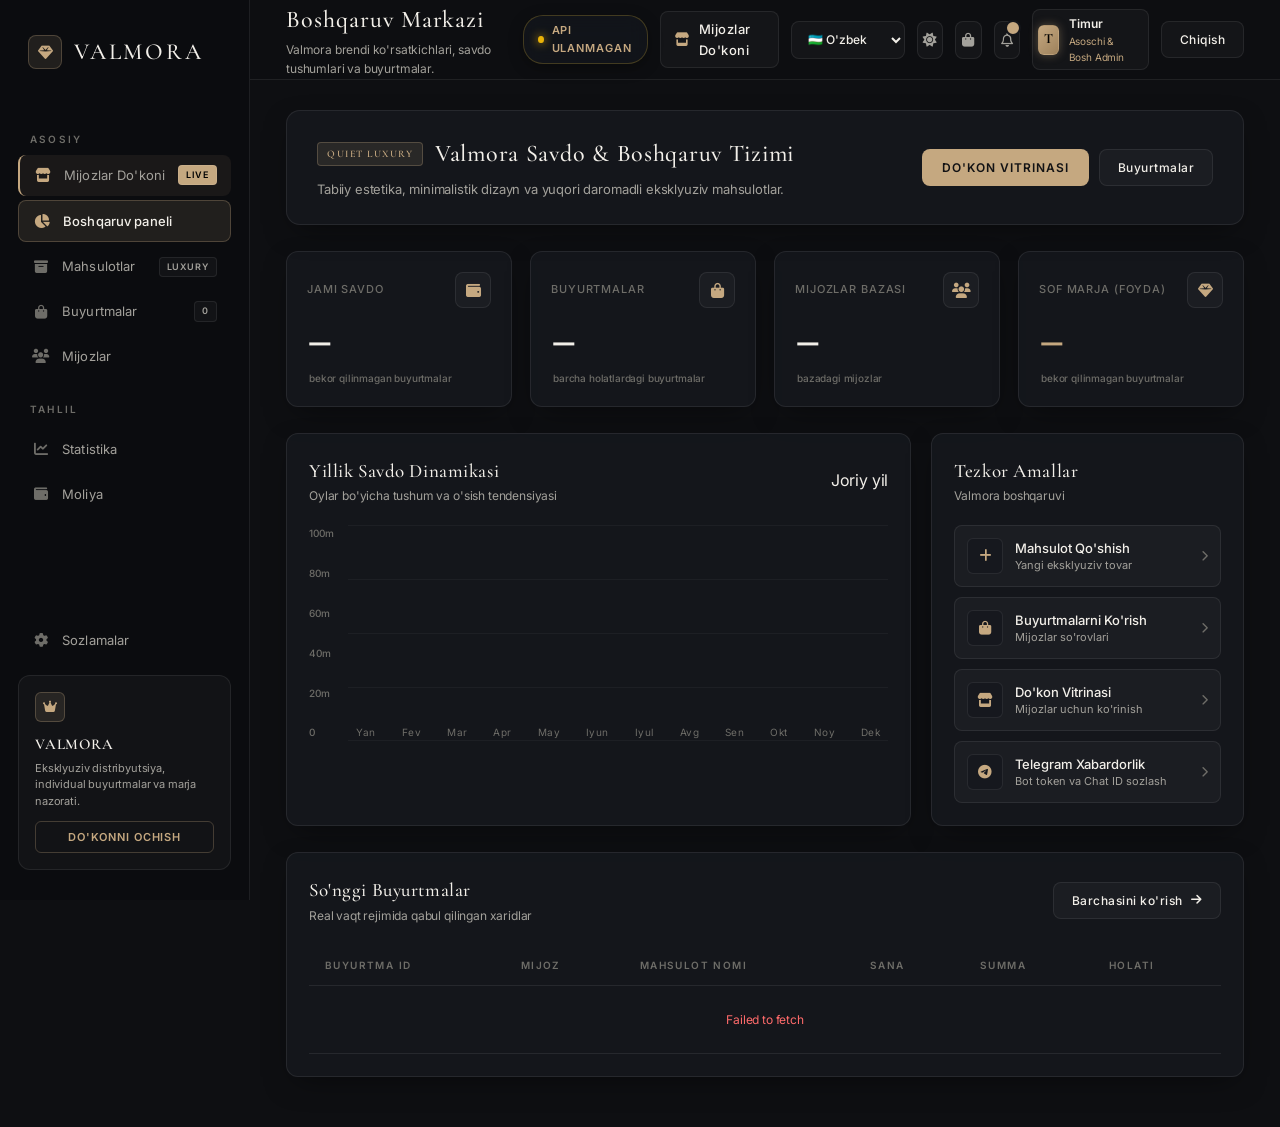
<file: admin.html>
<!DOCTYPE html>
<html lang="uz" data-theme="dark">

<head>
    <meta charset="UTF-8">
    <meta name="viewport" content="width=device-width, initial-scale=1.0">
    <title>Valmora | Boshqaruv Markazi (Admin)</title>

    <!-- Google Fonts: Cormorant Garamond & Inter -->
    <link rel="preconnect" href="https://fonts.googleapis.com">
    <link rel="preconnect" href="https://fonts.gstatic.com" crossorigin>
    <link href="https://fonts.googleapis.com/css2?family=Cormorant+Garamond:ital,wght@0,400;0,500;0,600;0,700;1,400&family=Inter:wght@300;400;500;600;700&display=swap" rel="stylesheet">

    <!-- Font Awesome Icons -->
    <link rel="stylesheet" href="https://cdnjs.cloudflare.com/ajax/libs/font-awesome/6.6.0/css/all.min.css">

    <!-- Valmora Stylesheet -->
    <link rel="stylesheet" href="style.css">
</head>

<body>

    <div class="app">

        <!-- ================= SIDEBAR ================= -->
        <aside class="sidebar">

            <div class="logo" onclick="window.location.href='admin.html'">
                <div class="logo-icon">
                    <i class="fa-solid fa-gem"></i>
                </div>
                <span>VALMORA</span>
            </div>

            <div class="menu-title">ASOSIY</div>

            <nav class="navigation">
                <a href="index.html" class="nav-item" style="background: rgba(197, 168, 128, 0.08); border-left: 2px solid var(--gold);">
                    <i class="fa-solid fa-store" style="color: var(--gold);"></i>
                    <span>Mijozlar Do'koni</span>
                    <span class="badge" style="background: var(--gold); color: #000;">LIVE</span>
                </a>

                <a href="admin.html" class="nav-item active">
                    <i class="fa-solid fa-chart-pie"></i>
                    <span>Boshqaruv paneli</span>
                </a>

                <a href="products.html" class="nav-item">
                    <i class="fa-solid fa-box-archive"></i>
                    <span>Mahsulotlar</span>
                    <span class="badge">LUXURY</span>
                </a>

                <a href="orders.html" class="nav-item">
                    <i class="fa-solid fa-bag-shopping"></i>
                    <span>Buyurtmalar</span>
                    <span class="badge" id="sidebarOrderBadge">0</span>
                </a>

                <a href="customers.html" class="nav-item">
                    <i class="fa-solid fa-users"></i>
                    <span>Mijozlar</span>
                </a>

                <div class="menu-title second-title">TAHLIL</div>
                <a href="analytics.html" class="nav-item">
                    <i class="fa-solid fa-chart-line"></i>
                    <span>Statistika</span>
                </a>

                <a href="finance.html" class="nav-item">
                    <i class="fa-solid fa-wallet"></i>
                    <span>Moliya</span>
                </a>
            </nav>

            <div class="sidebar-bottom">
                <a href="settings.html" class="nav-item">
                    <i class="fa-solid fa-gear"></i>
                    <span>Sozlamalar</span>
                </a>

                <div class="upgrade-card">
                    <div class="upgrade-icon">
                        <i class="fa-solid fa-crown"></i>
                    </div>
                    <h3>VALMORA</h3>
                    <p>Eksklyuziv distribyutsiya, individual buyurtmalar va marja nazorati.</p>
                    <button onclick="window.location.href='index.html'">
                        Do'konni Ochish
                    </button>
                </div>
            </div>

        </aside>

        <!-- ================= MAIN ================= -->
        <main class="main">

            <!-- HEADER -->
            <header class="header">
                <div style="display: flex; align-items: center; gap: 14px;">
                    <button class="mobile-menu-btn" id="mobileMenuBtn">
                        <i class="fa-solid fa-bars"></i>
                    </button>
                    <div>
                        <h1>Boshqaruv Markazi</h1>
                        <p>Valmora brendi ko'rsatkichlari, savdo tushumlari va buyurtmalar.</p>
                    </div>
                </div>

                <div class="header-right">
                    <a href="index.html" class="btn-glass" style="text-decoration: none; padding: 7px 14px; font-size: 13px; display: inline-flex; align-items: center; gap: 8px;" title="Mijozlar vitrinasiga o'tish">
                        <i class="fa-solid fa-store" style="color: var(--gold);"></i>
                        <span data-i18n="nav_storefront">Mijozlar Do'koni</span>
                    </a>

                    <!-- Language Switcher UZ / RU / EN -->
                    <select class="language-select">
                        <option value="uz">🇺🇿 O'zbek</option>
                        <option value="ru">🇷🇺 Русский</option>
                        <option value="en">🇬🇧 English</option>
                    </select>

                    <button class="icon-button" id="themeToggle" title="Rejimni o'zgartirish">
                        <i class="fa-solid fa-sun"></i>
                    </button>

                    <button class="icon-button cart-toggle-btn" title="Savatcha">
                        <i class="fa-solid fa-bag-shopping"></i>
                        <span class="cart-counter">0</span>
                    </button>

                    <button class="icon-button" onclick="showToast('Yangi buyurtmalar kutilmoqda', 'success')">
                        <i class="fa-regular fa-bell"></i>
                        <span class="notification"></span>
                    </button>

                    <div class="profile" title="Admin Profil (Timur)" onclick="window.location.href='settings.html'" style="cursor: pointer;">
                        <div class="avatar" style="background: linear-gradient(135deg, #c5a880, #9e825c); color: #000; font-weight: 700; box-shadow: 0 0 10px rgba(197,168,128,0.4);">T</div>
                        <div class="profile-info">
                            <strong>Timur</strong>
                            <span style="color: var(--gold); font-size: 10px;">Asoschi & Bosh Admin</span>
                        </div>
                    </div>
                </div>
            </header>

            <!-- CONTENT -->
            <section class="content">

                <!-- HERO BANNER -->
                <div class="hero-banner">
                    <div class="hero-left">
                        <h2>
                            <span class="hero-badge">Quiet Luxury</span>
                            Valmora Savdo & Boshqaruv Tizimi
                        </h2>
                        <p>Tabiiy estetika, minimalistik dizayn va yuqori daromadli eksklyuziv mahsulotlar.</p>
                    </div>
                    <div class="hero-actions">
                        <button class="btn-gradient" onclick="window.location.href='index.html'">
                            Do'kon Vitrinasi
                        </button>
                        <button class="btn-glass" onclick="window.location.href='orders.html'">
                            Buyurtmalar
                        </button>
                    </div>
                </div>

                <!-- STATS -->
                <div class="stats">

                    <div class="stat-card">
                        <div class="stat-top">
                            <span>Jami Savdo</span>
                            <div class="stat-icon"><i class="fa-solid fa-wallet"></i></div>
                        </div>
                        <h2 id="dashTotalRevenue">—</h2>
                        <div class="growth">
                            <span>bekor qilinmagan buyurtmalar</span>
                        </div>
                    </div>

                    <div class="stat-card">
                        <div class="stat-top">
                            <span>Buyurtmalar</span>
                            <div class="stat-icon"><i class="fa-solid fa-bag-shopping"></i></div>
                        </div>
                        <h2 id="dashTotalOrders">—</h2>
                        <div class="growth">
                            <span>barcha holatlardagi buyurtmalar</span>
                        </div>
                    </div>

                    <div class="stat-card">
                        <div class="stat-top">
                            <span>Mijozlar Bazasi</span>
                            <div class="stat-icon"><i class="fa-solid fa-users"></i></div>
                        </div>
                        <h2 id="dashTotalCustomers">—</h2>
                        <div class="growth">
                            <span>bazadagi mijozlar</span>
                        </div>
                    </div>

                    <div class="stat-card">
                        <div class="stat-top">
                            <span>Sof Marja (Foyda)</span>
                            <div class="stat-icon"><i class="fa-solid fa-gem"></i></div>
                        </div>
                        <h2 id="dashTotalProfit" style="color: var(--gold);">—</h2>
                        <div class="growth">
                            <span>bekor qilinmagan buyurtmalar</span>
                        </div>
                    </div>

                </div>

                <!-- GRID -->
                <div class="dashboard-grid">

                    <!-- SAVDO GRAFIGI -->
                    <div class="panel chart-panel">
                        <div class="panel-header">
                            <div>
                                <h3>Yillik Savdo Dinamikasi</h3>
                                <p>Oylar bo'yicha tushum va o'sish tendensiyasi</p>
                            </div>

                            <span id="dashboardSalesPeriod">Joriy yil</span>
                        </div>

                        <div class="chart">
                            <div class="y-labels">
                                <span>100m</span>
                                <span>80m</span>
                                <span>60m</span>
                                <span>40m</span>
                                <span>20m</span>
                                <span>0</span>
                            </div>

                            <div class="chart-area">
                                <div class="grid-line line-1"></div>
                                <div class="grid-line line-2"></div>
                                <div class="grid-line line-3"></div>
                                <div class="grid-line line-4"></div>
                                <div class="grid-line line-5"></div>

                                <div class="bars" id="dashMonthlySalesBars"></div>

                                <div class="months">
                                    <span>Yan</span>
                                    <span>Fev</span>
                                    <span>Mar</span>
                                    <span>Apr</span>
                                    <span>May</span>
                                    <span>Iyun</span>
                                    <span>Iyul</span>
                                    <span>Avg</span>
                                    <span>Sen</span>
                                    <span>Okt</span>
                                    <span>Noy</span>
                                    <span>Dek</span>
                                </div>
                            </div>
                        </div>
                    </div>

                    <!-- TEZKOR AMALLAR -->
                    <div class="panel quick-panel">
                        <div class="panel-header">
                            <div>
                                <h3>Tezkor Amallar</h3>
                                <p>Valmora boshqaruvi</p>
                            </div>
                        </div>

                        <div class="quick-action-list">
                            <button class="quick-action" onclick="window.location.href='products.html'">
                                <div class="action-icon">
                                    <i class="fa-solid fa-plus"></i>
                                </div>
                                <div>
                                    <strong>Mahsulot Qo'shish</strong>
                                    <span>Yangi eksklyuziv tovar</span>
                                </div>
                                <i class="fa-solid fa-chevron-right arrow"></i>
                            </button>

                            <button class="quick-action" onclick="window.location.href='orders.html'">
                                <div class="action-icon">
                                    <i class="fa-solid fa-bag-shopping"></i>
                                </div>
                                <div>
                                    <strong>Buyurtmalarni Ko'rish</strong>
                                    <span>Mijozlar so'rovlari</span>
                                </div>
                                <i class="fa-solid fa-chevron-right arrow"></i>
                            </button>

                            <button class="quick-action" onclick="window.location.href='index.html'">
                                <div class="action-icon">
                                    <i class="fa-solid fa-store"></i>
                                </div>
                                <div>
                                    <strong>Do'kon Vitrinasi</strong>
                                    <span>Mijozlar uchun ko'rinish</span>
                                </div>
                                <i class="fa-solid fa-chevron-right arrow"></i>
                            </button>

                            <button class="quick-action" onclick="window.location.href='settings.html'">
                                <div class="action-icon">
                                    <i class="fa-brands fa-telegram"></i>
                                </div>
                                <div>
                                    <strong>Telegram Xabardorlik</strong>
                                    <span>Bot token va Chat ID sozlash</span>
                                </div>
                                <i class="fa-solid fa-chevron-right arrow"></i>
                            </button>
                        </div>
                    </div>

                </div>

                <!-- SO'NGGI BUYURTMALAR -->
                <div class="panel orders-panel">
                    <div class="panel-header">
                        <div>
                            <h3>So'nggi Buyurtmalar</h3>
                            <p>Real vaqt rejimida qabul qilingan xaridlar</p>
                        </div>

                        <button class="btn-glass" onclick="window.location.href='orders.html'">
                            <span>Barchasini ko'rish</span>
                            <i class="fa-solid fa-arrow-right"></i>
                        </button>
                    </div>

                    <div class="table-wrapper">
                        <table>
                            <thead>
                                <tr>
                                    <th>BUYURTMA ID</th>
                                    <th>MIJOZ</th>
                                    <th>MAHSULOT NOMI</th>
                                    <th>SANA</th>
                                    <th>SUMMA</th>
                                    <th>HOLATI</th>
                                </tr>
                            </thead>
                            <tbody id="recentOrdersTbody">
                                <!-- Populated dynamically by script.js -->
                            </tbody>
                        </table>
                    </div>
                </div>

            </section>

        </main>

    </div>

    <!-- SLIDING CART DRAWER -->
    <div class="cart-overlay" id="cartOverlay">
        <div class="cart-drawer">
            <div class="cart-header">
                <h3><i class="fa-solid fa-bag-shopping" style="color: var(--gold); font-size: 15px;"></i> Savatcha</h3>
                <button class="btn-close-modal" id="closeCartBtn">
                    <i class="fa-solid fa-xmark"></i>
                </button>
            </div>

            <div class="cart-items-list" id="cartItemsList"></div>

            <div class="cart-footer">
                <div class="cart-promo">
                    <input type="text" placeholder="Promokod">
                    <button type="button" onclick="showToast('Chegirma qo\'llandi', 'success')">Qo'llash</button>
                </div>

                <div class="cart-total-row">
                    <span>Jami:</span>
                    <strong id="cartTotalPrice">0 so'm</strong>
                </div>

                <button class="btn-checkout" id="cartCheckoutBtn">
                    Rasmiylashtirish
                </button>
            </div>
        </div>
    </div>

    <canvas id="confettiCanvas"></canvas>
    <script src="translations.js"></script>
    <script src="api-config.js"></script>
    <script src="script.js"></script>

</body>
</html>
</file>
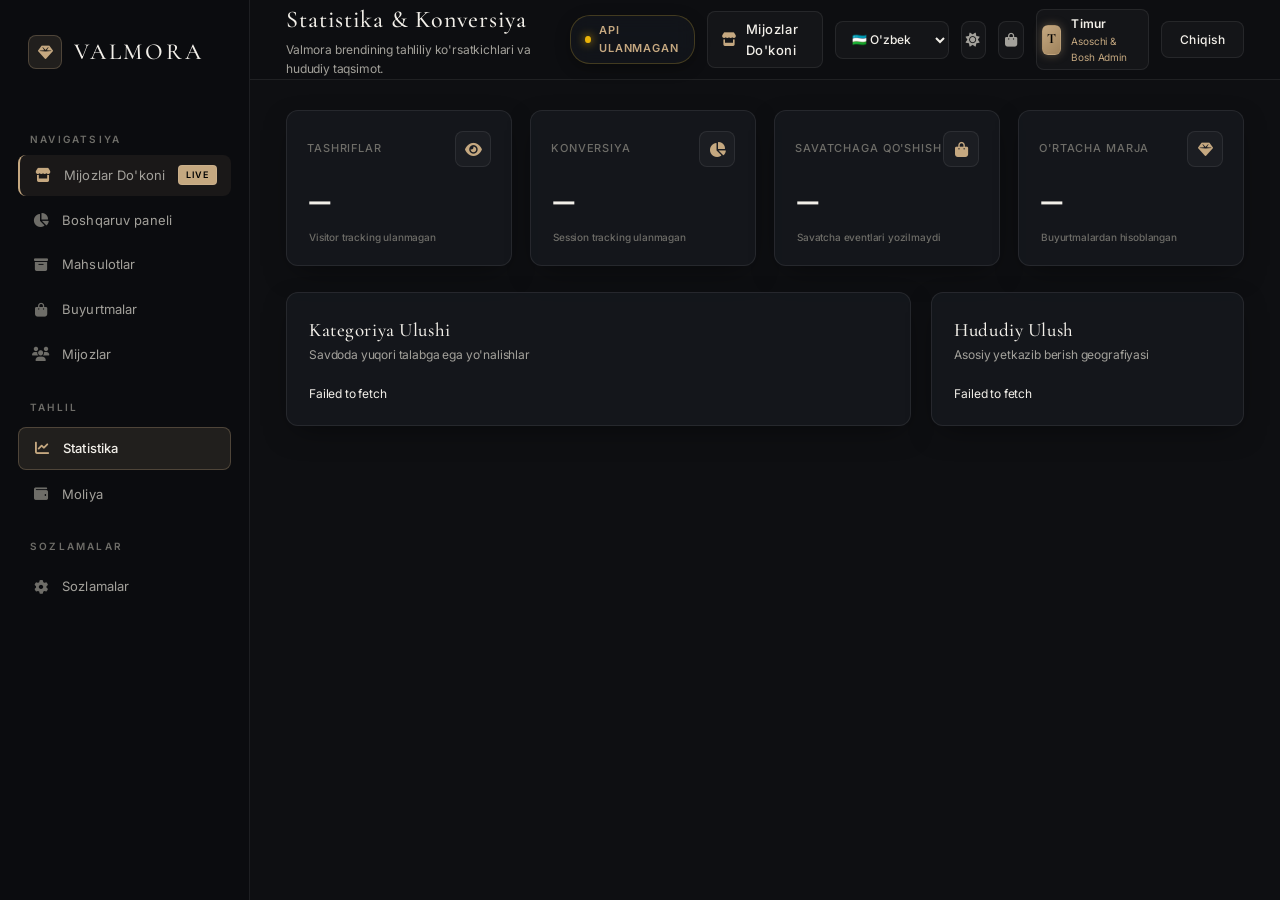
<file: analytics.html>
<!DOCTYPE html>
<html lang="uz" data-theme="dark">
<head>
    <meta charset="UTF-8">
    <meta name="viewport" content="width=device-width, initial-scale=1.0">
    <title>Valmora | Statistika & Tahlil</title>
    <link href="https://fonts.googleapis.com/css2?family=Cormorant+Garamond:ital,wght@0,400;0,500;0,600;0,700;1,400&family=Inter:wght@300;400;500;600;700&display=swap" rel="stylesheet">
    <link rel="stylesheet" href="https://cdnjs.cloudflare.com/ajax/libs/font-awesome/6.6.0/css/all.min.css">
    <link rel="stylesheet" href="style.css">
</head>
<body>
    <div class="dashboard">
        <aside class="sidebar">
            <div class="logo" onclick="window.location.href='admin.html'">
                <div class="logo-icon"><i class="fa-solid fa-gem"></i></div>
                <span>VALMORA</span>
            </div>
            <div class="sidebar-title">NAVIGATSIYA</div>
            <nav class="sidebar-menu">
                <a href="index.html" style="background: rgba(197, 168, 128, 0.08); border-left: 2px solid var(--gold);">
                    <i class="fa-solid fa-store" style="color: var(--gold);"></i>
                    <span>Mijozlar Do'koni</span>
                    <span class="badge" style="background: var(--gold); color: #000;">LIVE</span>
                </a>
                <a href="admin.html"><i class="fa-solid fa-chart-pie"></i><span>Boshqaruv paneli</span></a>
                <a href="products.html"><i class="fa-solid fa-box-archive"></i><span>Mahsulotlar</span></a>
                <a href="orders.html"><i class="fa-solid fa-bag-shopping"></i><span>Buyurtmalar</span></a>
                <a href="customers.html"><i class="fa-solid fa-users"></i><span>Mijozlar</span></a>
                <div class="sidebar-title">TAHLIL</div>
                <a href="analytics.html" class="active"><i class="fa-solid fa-chart-line"></i><span>Statistika</span></a>
                <a href="finance.html"><i class="fa-solid fa-wallet"></i><span>Moliya</span></a>
                <div class="sidebar-title">SOZLAMALAR</div>
                <a href="settings.html"><i class="fa-solid fa-gear"></i><span>Sozlamalar</span></a>
            </nav>
        </aside>

        <main class="main-content">
            <header class="top-header">
                <div>
                    <h1>Statistika & Konversiya</h1>
                    <p>Valmora brendining tahliliy ko'rsatkichlari va hududiy taqsimot.</p>
                </div>
                <div class="header-actions">
                    <a href="index.html" class="btn-glass" style="text-decoration: none; padding: 7px 14px; font-size: 13px; display: inline-flex; align-items: center; gap: 8px;">
                        <i class="fa-solid fa-store" style="color: var(--gold);"></i>
                        <span data-i18n="nav_storefront">Mijozlar Do'koni</span>
                    </a>
                    <select class="language-select">
                        <option value="uz">🇺🇿 O'zbek</option>
                        <option value="ru">🇷🇺 Русский</option>
                        <option value="en">🇬🇧 English</option>
                    </select>
                    <button class="icon-button" id="themeToggle"><i class="fa-solid fa-sun"></i></button>
                    <button class="icon-button cart-toggle-btn"><i class="fa-solid fa-bag-shopping"></i><span class="cart-counter">0</span></button>
                    <div class="profile" title="Admin: Timur" style="cursor: pointer;">
                        <div class="profile-avatar" style="background: linear-gradient(135deg, #c5a880, #9e825c); color: #000; font-weight: 700; box-shadow: 0 0 10px rgba(197,168,128,0.4);">T</div>
                        <div class="profile-info"><strong>Timur</strong><span style="color: var(--gold); font-size: 10px;">Asoschi & Bosh Admin</span></div>
                    </div>
                </div>
            </header>

            <div class="products-page-container">
                <div class="stats">
                    <div class="stat-card">
                        <div class="stat-top"><span>Tashriflar</span><div class="stat-icon"><i class="fa-solid fa-eye"></i></div></div>
                        <h2>—</h2>
                        <div class="growth"><span>Visitor tracking ulanmagan</span></div>
                    </div>
                    <div class="stat-card">
                        <div class="stat-top"><span>Konversiya</span><div class="stat-icon"><i class="fa-solid fa-chart-pie"></i></div></div>
                        <h2>—</h2>
                        <div class="growth"><span>Session tracking ulanmagan</span></div>
                    </div>
                    <div class="stat-card">
                        <div class="stat-top"><span>Savatchaga Qo'shish</span><div class="stat-icon"><i class="fa-solid fa-bag-shopping"></i></div></div>
                        <h2>—</h2>
                        <div class="growth"><span>Savatcha eventlari yozilmaydi</span></div>
                    </div>
                    <div class="stat-card">
                        <div class="stat-top"><span>O'rtacha Marja</span><div class="stat-icon"><i class="fa-solid fa-gem"></i></div></div>
                        <h2 id="analyticsMargin">—</h2>
                        <div class="growth"><span>Buyurtmalardan hisoblangan</span></div>
                    </div>
                </div>

                <div class="dashboard-grid">
                    <div class="panel">
                        <div class="panel-header">
                            <div>
                                <h3>Kategoriya Ulushi</h3>
                                <p>Savdoda yuqori talabga ega yo'nalishlar</p>
                            </div>
                        </div>
                        <ul id="analyticsCategoryShare" style="list-style:none;display:flex;flex-direction:column;gap:10px;font-size:12px;">
                            <li>Buyurtmalar yuklanmoqda...</li>
                        </ul>
                    </div>

                    <div class="panel">
                        <div class="panel-header">
                            <div>
                                <h3>Hududiy Ulush</h3>
                                <p>Asosiy yetkazib berish geografiyasi</p>
                            </div>
                        </div>
                        <ul id="analyticsRegions" style="list-style: none; display: flex; flex-direction: column; gap: 10px; font-size: 12px;">
                            <li>Buyurtmalar yuklanmoqda...</li>
                        </ul>
                    </div>
                </div>
            </div>
        </main>
    </div>
    <script src="translations.js"></script>
    <script src="api-config.js"></script>
    <script src="script.js"></script>
    <script>
        const escapeAnalyticsText = value => String(value ?? "").replace(/[&<>"']/g, character => ({
            "&": "&amp;", "<": "&lt;", ">": "&gt;", '"': "&quot;", "'": "&#39;"
        })[character]);

        document.addEventListener("DOMContentLoaded", async () => {
            const categoryList = document.getElementById("analyticsCategoryShare");
            const regionList = document.getElementById("analyticsRegions");
            try {
                const [overviewResponse, ordersResponse, productsResponse] = await Promise.all([
                    valmoraApi.request("/api/overview"),
                    valmoraApi.request("/api/orders"),
                    valmoraApi.fetchProducts()
                ]);
                const overview = await overviewResponse.json();
                const ordersResult = await ordersResponse.json();
                if (!overviewResponse.ok || !overview.success ||
                        !ordersResponse.ok || !ordersResult.success) {
                    throw new Error(overview.error || ordersResult.error || "Tahlil ma'lumotlarini yuklab bo'lmadi.");
                }

                document.getElementById("analyticsMargin").textContent =
                    `${Number(overview.metrics.profit_margin_pct) || 0}%`;

                const productsById = new Map(productsResponse.map(product => [product.id, product]));
                const categoryCounts = new Map();
                const regionCounts = new Map();
                (ordersResult.orders || []).filter(order => order.status !== "cancelled").forEach(order => {
                    const region = String(order.shipping_address || "").split(",")[0].trim() || "Noma'lum";
                    regionCounts.set(region, (regionCounts.get(region) || 0) + 1);
                    (order.items || []).forEach(item => {
                        const product = productsById.get(item.id);
                        const category = product?.category_name || product?.category || "Boshqa";
                        categoryCounts.set(category, (categoryCounts.get(category) || 0) + (Number(item.qty) || 0));
                    });
                });

                const renderShares = (counts, total, emptyMessage) => {
                    const entries = [...counts.entries()].sort((a, b) => b[1] - a[1]);
                    return entries.length ? entries.map(([label, count]) => `
                        <li style="display:flex;justify-content:space-between;gap:10px;">
                            <span>${escapeAnalyticsText(label)}</span>
                            <strong>${Math.round(count / total * 100)}%</strong>
                        </li>`).join("") : `<li>${emptyMessage}</li>`;
                };
                const categoryTotal = [...categoryCounts.values()].reduce((sum, count) => sum + count, 0);
                const regionTotal = [...regionCounts.values()].reduce((sum, count) => sum + count, 0);
                categoryList.innerHTML = renderShares(categoryCounts, categoryTotal, "Hali buyurtma yo'q.");
                regionList.innerHTML = renderShares(regionCounts, regionTotal, "Hali buyurtma yo'q.");
            } catch (error) {
                categoryList.textContent = error.message || "Tahlilni yuklab bo'lmadi.";
                regionList.textContent = error.message || "Tahlilni yuklab bo'lmadi.";
            }
        });
    </script>
</body>
</html>
</file>
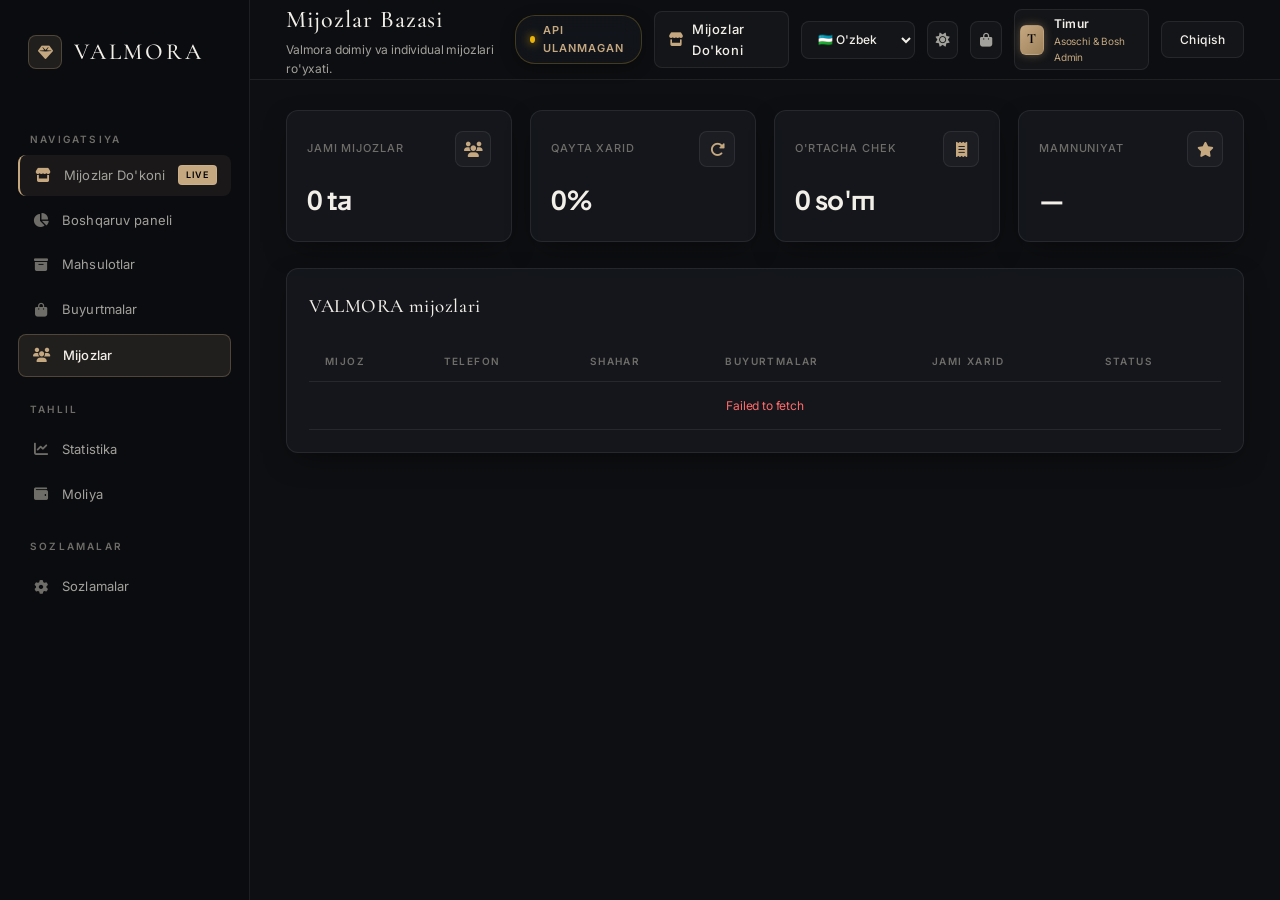
<file: customers.html>
<!DOCTYPE html>
<html lang="uz" data-theme="dark">
<head>
    <meta charset="UTF-8">
    <meta name="viewport" content="width=device-width, initial-scale=1.0">
    <title>Valmora | Mijozlar Bazasi</title>
    <link href="https://fonts.googleapis.com/css2?family=Cormorant+Garamond:ital,wght@0,400;0,500;0,600;0,700;1,400&family=Inter:wght@300;400;500;600;700&display=swap" rel="stylesheet">
    <link rel="stylesheet" href="https://cdnjs.cloudflare.com/ajax/libs/font-awesome/6.6.0/css/all.min.css">
    <link rel="stylesheet" href="style.css">
</head>
<body>
    <div class="dashboard">
        <aside class="sidebar">
            <div class="logo" onclick="window.location.href='admin.html'">
                <div class="logo-icon"><i class="fa-solid fa-gem"></i></div>
                <span>VALMORA</span>
            </div>
            <div class="sidebar-title">NAVIGATSIYA</div>
            <nav class="sidebar-menu">
                <a href="index.html" style="background: rgba(197, 168, 128, 0.08); border-left: 2px solid var(--gold);">
                    <i class="fa-solid fa-store" style="color: var(--gold);"></i>
                    <span>Mijozlar Do'koni</span>
                    <span class="badge" style="background: var(--gold); color: #000;">LIVE</span>
                </a>
                <a href="admin.html"><i class="fa-solid fa-chart-pie"></i><span>Boshqaruv paneli</span></a>
                <a href="products.html"><i class="fa-solid fa-box-archive"></i><span>Mahsulotlar</span></a>
                <a href="orders.html"><i class="fa-solid fa-bag-shopping"></i><span>Buyurtmalar</span></a>
                <a href="customers.html" class="active"><i class="fa-solid fa-users"></i><span>Mijozlar</span></a>
                <div class="sidebar-title">TAHLIL</div>
                <a href="analytics.html"><i class="fa-solid fa-chart-line"></i><span>Statistika</span></a>
                <a href="finance.html"><i class="fa-solid fa-wallet"></i><span>Moliya</span></a>
                <div class="sidebar-title">SOZLAMALAR</div>
                <a href="settings.html"><i class="fa-solid fa-gear"></i><span>Sozlamalar</span></a>
            </nav>
        </aside>

        <main class="main-content">
            <header class="top-header">
                <div>
                    <h1>Mijozlar Bazasi</h1>
                    <p>Valmora doimiy va individual mijozlari ro'yxati.</p>
                </div>
                <div class="header-actions">
                    <a href="index.html" class="btn-glass" style="text-decoration: none; padding: 7px 14px; font-size: 13px; display: inline-flex; align-items: center; gap: 8px;">
                        <i class="fa-solid fa-store" style="color: var(--gold);"></i>
                        <span data-i18n="nav_storefront">Mijozlar Do'koni</span>
                    </a>
                    <select class="language-select">
                        <option value="uz">🇺🇿 O'zbek</option>
                        <option value="ru">🇷🇺 Русский</option>
                        <option value="en">🇬🇧 English</option>
                    </select>
                    <button class="icon-button" id="themeToggle"><i class="fa-solid fa-sun"></i></button>
                    <button class="icon-button cart-toggle-btn"><i class="fa-solid fa-bag-shopping"></i><span class="cart-counter">0</span></button>
                    <div class="profile" title="Admin: Timur" style="cursor: pointer;">
                        <div class="profile-avatar" style="background: linear-gradient(135deg, #c5a880, #9e825c); color: #000; font-weight: 700; box-shadow: 0 0 10px rgba(197,168,128,0.4);">T</div>
                        <div class="profile-info"><strong>Timur</strong><span style="color: var(--gold); font-size: 10px;">Asoschi & Bosh Admin</span></div>
                    </div>
                </div>
            </header>

            <div class="products-page-container">
                <div class="stats">
                    <div class="stat-card">
                        <div class="stat-top"><span>Jami Mijozlar</span><div class="stat-icon"><i class="fa-solid fa-users"></i></div></div>
                        <h2 id="customerCount">0 ta</h2>
                    </div>
                    <div class="stat-card">
                        <div class="stat-top"><span>Qayta Xarid</span><div class="stat-icon"><i class="fa-solid fa-rotate-right"></i></div></div>
                        <h2 id="repeatCustomerRate">0%</h2>
                    </div>
                    <div class="stat-card">
                        <div class="stat-top"><span>O'rtacha Chek</span><div class="stat-icon"><i class="fa-solid fa-receipt"></i></div></div>
                        <h2 id="customerAverageOrder">0 so'm</h2>
                    </div>
                    <div class="stat-card">
                        <div class="stat-top"><span>Mamnuniyat</span><div class="stat-icon"><i class="fa-solid fa-star"></i></div></div>
                        <h2>—</h2>
                    </div>
                </div>

                <div class="panel orders-panel">
                    <div class="panel-header">
                        <h3>VALMORA mijozlari</h3>
                    </div>
                    <div class="table-wrapper">
                        <table>
                            <thead>
                                <tr>
                                    <th>MIJOZ</th>
                                    <th>TELEFON</th>
                                    <th>SHAHAR</th>
                                    <th>BUYURTMALAR</th>
                                    <th>JAMI XARID</th>
                                    <th>STATUS</th>
                                </tr>
                            </thead>
                            <tbody id="customersTableBody">
                                <tr><td colspan="6" style="text-align:center;padding:24px;">Ma'lumot yuklanmoqda...</td></tr>
                            </tbody>
                        </table>
                    </div>
                </div>
            </div>
        </main>
    </div>
    <script src="translations.js"></script>
    <script src="api-config.js"></script>
    <script src="script.js"></script>
    <script>
        function escapeCustomerText(value) {
            return String(value ?? "").replace(/[&<>"']/g, character => ({
                "&": "&amp;", "<": "&lt;", ">": "&gt;", '"': "&quot;", "'": "&#39;"
            })[character]);
        }

        document.addEventListener("DOMContentLoaded", async () => {
            const tbody = document.getElementById("customersTableBody");
            try {
                const [customersResponse, overviewResponse] = await Promise.all([
                    valmoraApi.request("/api/customers"),
                    valmoraApi.request("/api/overview")
                ]);
                const customersResult = await customersResponse.json();
                const overviewResult = await overviewResponse.json();
                if (!customersResponse.ok || !customersResult.success) {
                    throw new Error(customersResult.error || "Mijozlar ro'yxatini yuklab bo'lmadi.");
                }
                if (!overviewResponse.ok || !overviewResult.success) {
                    throw new Error(overviewResult.error || "Statistikani yuklab bo'lmadi.");
                }
                const customers = customersResult.customers || [];
                document.getElementById("customerCount").textContent = `${customers.length} ta`;
                document.getElementById("repeatCustomerRate").textContent = customers.length
                    ? `${Math.round(customers.filter(customer => customer.orders_count > 1).length / customers.length * 100)}%`
                    : "0%";
                document.getElementById("customerAverageOrder").textContent =
                    `${formatSum(overviewResult.metrics.average_order_value || 0)}`;
                tbody.innerHTML = customers.length ? customers.map(customer => `
                    <tr>
                        <td><div class="customer"><div class="customer-avatar">${escapeCustomerText((customer.name || "M")[0])}</div><span>${escapeCustomerText(customer.name)}</span></div></td>
                        <td>${escapeCustomerText(customer.phone)}</td>
                        <td>${escapeCustomerText(customer.city)}</td>
                        <td>${Number(customer.orders_count) || 0} ta</td>
                        <td><strong>${formatSum(customer.total_spent || 0)}</strong></td>
                        <td><span class="status-badge completed">${escapeCustomerText(customer.tier)}</span></td>
                    </tr>
                `).join("") : '<tr><td colspan="6" style="text-align:center;padding:24px;">Hozircha mijozlar yo‘q.</td></tr>';
            } catch (error) {
                tbody.innerHTML = `<tr><td colspan="6" style="text-align:center;color:#ff6b6b;">${escapeCustomerText(error.message)}</td></tr>`;
            }
        });
    </script>
</body>
</html>
</file>
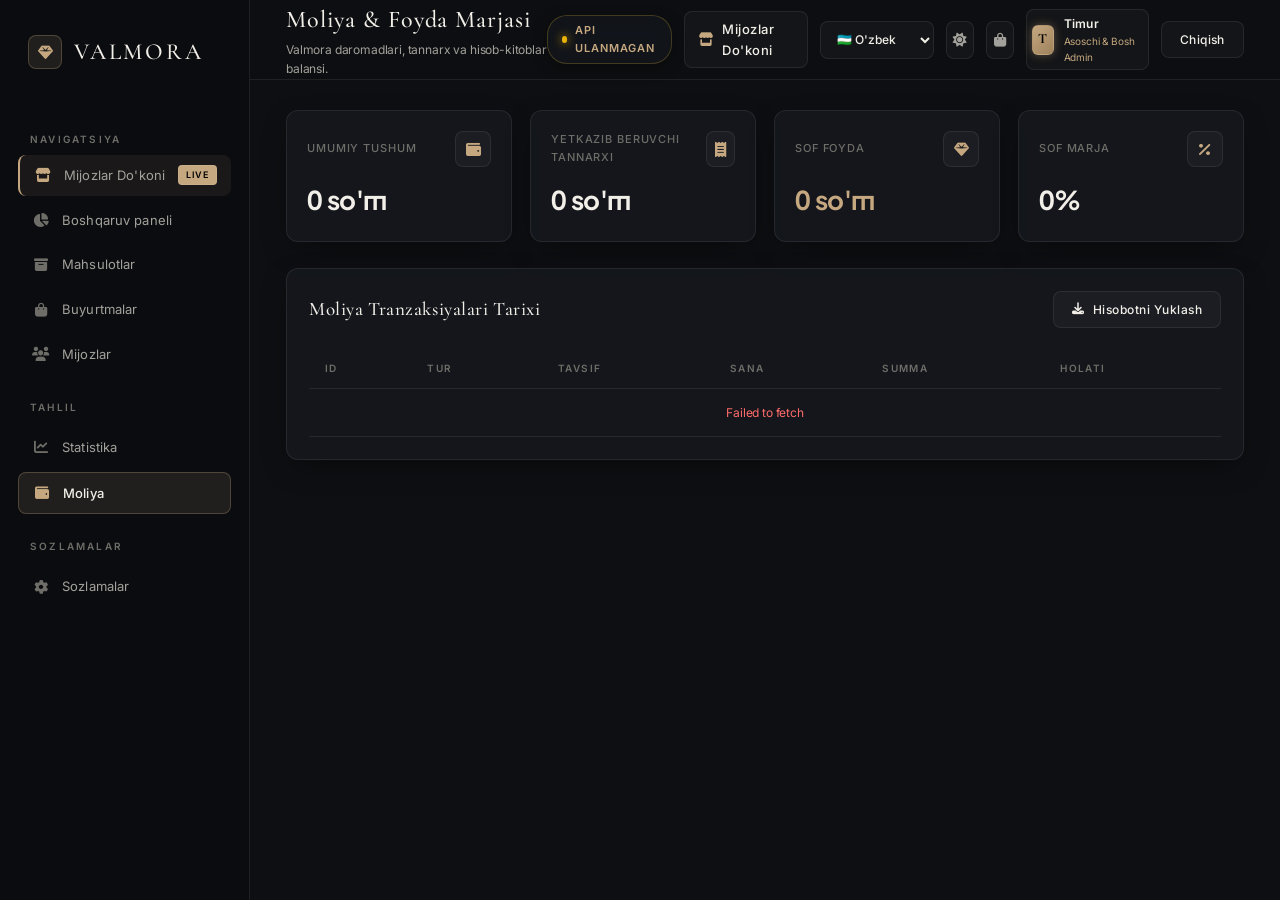
<file: finance.html>
<!DOCTYPE html>
<html lang="uz" data-theme="dark">
<head>
    <meta charset="UTF-8">
    <meta name="viewport" content="width=device-width, initial-scale=1.0">
    <title>Valmora | Moliya & Marja</title>
    <link href="https://fonts.googleapis.com/css2?family=Cormorant+Garamond:ital,wght@0,400;0,500;0,600;0,700;1,400&family=Inter:wght@300;400;500;600;700&display=swap" rel="stylesheet">
    <link rel="stylesheet" href="https://cdnjs.cloudflare.com/ajax/libs/font-awesome/6.6.0/css/all.min.css">
    <link rel="stylesheet" href="style.css">
</head>
<body>
    <div class="dashboard">
        <aside class="sidebar">
            <div class="logo" onclick="window.location.href='admin.html'">
                <div class="logo-icon"><i class="fa-solid fa-gem"></i></div>
                <span>VALMORA</span>
            </div>
            <div class="sidebar-title">NAVIGATSIYA</div>
            <nav class="sidebar-menu">
                <a href="index.html" style="background: rgba(197, 168, 128, 0.08); border-left: 2px solid var(--gold);">
                    <i class="fa-solid fa-store" style="color: var(--gold);"></i>
                    <span>Mijozlar Do'koni</span>
                    <span class="badge" style="background: var(--gold); color: #000;">LIVE</span>
                </a>
                <a href="admin.html"><i class="fa-solid fa-chart-pie"></i><span>Boshqaruv paneli</span></a>
                <a href="products.html"><i class="fa-solid fa-box-archive"></i><span>Mahsulotlar</span></a>
                <a href="orders.html"><i class="fa-solid fa-bag-shopping"></i><span>Buyurtmalar</span></a>
                <a href="customers.html"><i class="fa-solid fa-users"></i><span>Mijozlar</span></a>
                <div class="sidebar-title">TAHLIL</div>
                <a href="analytics.html"><i class="fa-solid fa-chart-line"></i><span>Statistika</span></a>
                <a href="finance.html" class="active"><i class="fa-solid fa-wallet"></i><span>Moliya</span></a>
                <div class="sidebar-title">SOZLAMALAR</div>
                <a href="settings.html"><i class="fa-solid fa-gear"></i><span>Sozlamalar</span></a>
            </nav>
        </aside>

        <main class="main-content">
            <header class="top-header">
                <div>
                    <h1>Moliya & Foyda Marjasi</h1>
                    <p>Valmora daromadlari, tannarx va hisob-kitoblar balansi.</p>
                </div>
                <div class="header-actions">
                    <a href="index.html" class="btn-glass" style="text-decoration: none; padding: 7px 14px; font-size: 13px; display: inline-flex; align-items: center; gap: 8px;">
                        <i class="fa-solid fa-store" style="color: var(--gold);"></i>
                        <span data-i18n="nav_storefront">Mijozlar Do'koni</span>
                    </a>
                    <select class="language-select">
                        <option value="uz">🇺🇿 O'zbek</option>
                        <option value="ru">🇷🇺 Русский</option>
                        <option value="en">🇬🇧 English</option>
                    </select>
                    <button class="icon-button" id="themeToggle"><i class="fa-solid fa-sun"></i></button>
                    <button class="icon-button cart-toggle-btn"><i class="fa-solid fa-bag-shopping"></i><span class="cart-counter">0</span></button>
                    <div class="profile" title="Admin: Timur" style="cursor: pointer;">
                        <div class="profile-avatar" style="background: linear-gradient(135deg, #c5a880, #9e825c); color: #000; font-weight: 700; box-shadow: 0 0 10px rgba(197,168,128,0.4);">T</div>
                        <div class="profile-info"><strong>Timur</strong><span style="color: var(--gold); font-size: 10px;">Asoschi & Bosh Admin</span></div>
                    </div>
                </div>
            </header>

            <div class="products-page-container">
                <div class="stats">
                    <div class="stat-card">
                        <div class="stat-top"><span>Umumiy Tushum</span><div class="stat-icon"><i class="fa-solid fa-wallet"></i></div></div>
                        <h2 id="financeRevenue">0 so'm</h2>
                    </div>
                    <div class="stat-card">
                        <div class="stat-top"><span>Yetkazib Beruvchi Tannarxi</span><div class="stat-icon"><i class="fa-solid fa-receipt"></i></div></div>
                        <h2 id="financeCosts">0 so'm</h2>
                    </div>
                    <div class="stat-card">
                        <div class="stat-top"><span>Sof Foyda</span><div class="stat-icon"><i class="fa-solid fa-gem"></i></div></div>
                        <h2 id="financeProfit" style="color: var(--gold);">0 so'm</h2>
                    </div>
                    <div class="stat-card">
                        <div class="stat-top"><span>Sof Marja</span><div class="stat-icon"><i class="fa-solid fa-percent"></i></div></div>
                        <h2 id="financeMargin">0%</h2>
                    </div>
                </div>

                <div class="panel">
                    <div class="panel-header">
                        <h3>Moliya Tranzaksiyalari Tarixi</h3>
                        <button class="btn-glass" onclick="downloadFinanceReport()">
                            <i class="fa-solid fa-download"></i> Hisobotni Yuklash
                        </button>
                    </div>
                    <div class="table-wrapper">
                        <table>
                            <thead>
                                <tr>
                                    <th>ID</th>
                                    <th>TUR</th>
                                    <th>TAVSIF</th>
                                    <th>SANA</th>
                                    <th>SUMMA</th>
                                    <th>HOLATI</th>
                                </tr>
                            </thead>
                            <tbody id="financeTransactions">
                                <tr><td colspan="6" style="text-align:center;padding:24px;">Ma'lumot yuklanmoqda...</td></tr>
                            </tbody>
                        </table>
                    </div>
                </div>
            </div>
        </main>
    </div>
    <script src="translations.js"></script>
    <script src="api-config.js"></script>
    <script src="script.js"></script>
    <script>
        let financeTransactions = [];

        function escapeFinanceText(value) {
            return String(value ?? "").replace(/[&<>"']/g, character => ({
                "&": "&amp;", "<": "&lt;", ">": "&gt;", '"': "&quot;", "'": "&#39;"
            })[character]);
        }

        function downloadFinanceReport() {
            const rows = [["ID", "Tur", "Tavsif", "Sana", "Summa", "Holati"]];
            financeTransactions.forEach(item => rows.push([
                item.trx_code, item.type, item.description, item.created_at, item.amount, item.status
            ]));
            const csv = rows.map(row => row.map(value => `"${String(value ?? "").replace(/"/g, '""')}"`).join(",")).join("\r\n");
            const link = document.createElement("a");
            link.href = URL.createObjectURL(new Blob(["\uFEFF" + csv], { type: "text/csv;charset=utf-8" }));
            link.download = "valmora-finance.csv";
            link.click();
            URL.revokeObjectURL(link.href);
        }

        document.addEventListener("DOMContentLoaded", async () => {
            const tbody = document.getElementById("financeTransactions");
            try {
                const response = await valmoraApi.request("/api/finances");
                const result = await response.json();
                if (!response.ok || !result.success) throw new Error(result.error || "Moliya ma'lumotlarini yuklab bo'lmadi.");
                financeTransactions = result.transactions || [];
                document.getElementById("financeRevenue").textContent = formatSum(result.total_revenue);
                document.getElementById("financeCosts").textContent = formatSum(result.cogs_paid);
                document.getElementById("financeProfit").textContent = formatSum(result.net_profit);
                document.getElementById("financeMargin").textContent = `${result.profit_margin_pct}%`;
                tbody.innerHTML = financeTransactions.length ? financeTransactions.map(item => {
                    const outgoing = item.type === "Chiqim";
                    return `<tr>
                        <td>${escapeFinanceText(item.trx_code)}</td>
                        <td><span class="status-badge ${outgoing ? "pending" : "completed"}">${escapeFinanceText(item.type)}</span></td>
                        <td>${escapeFinanceText(item.description)}</td>
                        <td>${escapeFinanceText(item.created_at)}</td>
                        <td><strong style="color:var(${outgoing ? "--terracotta" : "--gold"});">${outgoing ? "-" : "+"}${formatSum(item.amount)}</strong></td>
                        <td>${escapeFinanceText(item.status)}</td>
                    </tr>`;
                }).join("") : '<tr><td colspan="6" style="text-align:center;padding:24px;">Hozircha tranzaksiyalar yo‘q.</td></tr>';
            } catch (error) {
                tbody.innerHTML = `<tr><td colspan="6" style="text-align:center;color:#ff6b6b;">${escapeFinanceText(error.message)}</td></tr>`;
            }
        });
    </script>
</body>
</html>
</file>
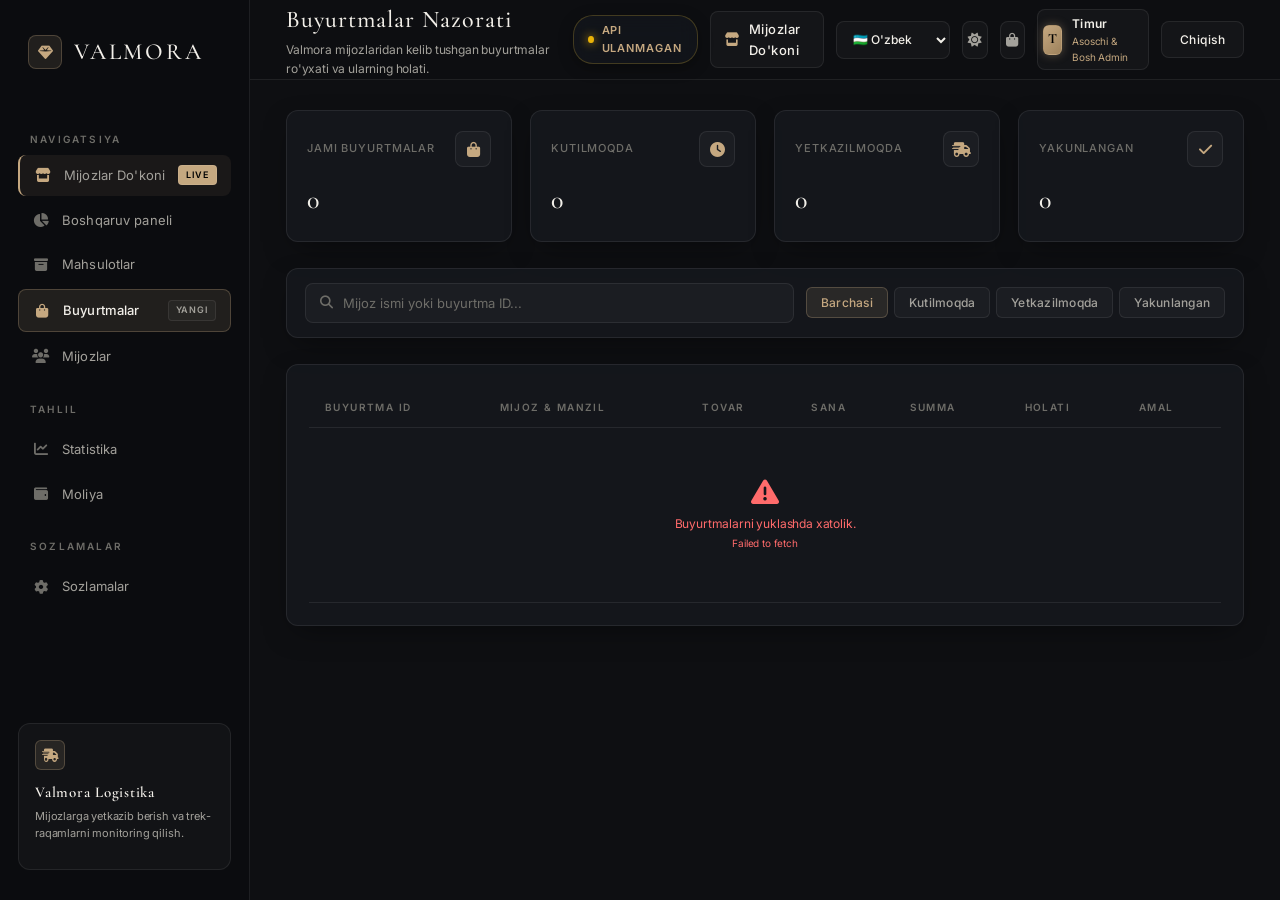
<file: orders.html>
<!DOCTYPE html>
<html lang="uz" data-theme="dark">

<head>
    <meta charset="UTF-8">
    <meta name="viewport" content="width=device-width, initial-scale=1.0">
    <title>Valmora | Buyurtmalar Nazorati</title>

    <!-- Google Fonts: Cormorant Garamond & Inter -->
    <link rel="preconnect" href="https://fonts.googleapis.com">
    <link rel="preconnect" href="https://fonts.gstatic.com" crossorigin>
    <link
        href="https://fonts.googleapis.com/css2?family=Cormorant+Garamond:ital,wght@0,400;0,500;0,600;0,700;1,400&family=Inter:wght@300;400;500;600;700&display=swap"
        rel="stylesheet">

    <!-- Font Awesome Icons -->
    <link rel="stylesheet" href="https://cdnjs.cloudflare.com/ajax/libs/font-awesome/6.6.0/css/all.min.css">

    <!-- Valmora Stylesheet -->
    <link rel="stylesheet" href="style.css">
</head>

<body>

    <div class="dashboard">

        <!-- ================= SIDEBAR ================= -->
        <aside class="sidebar">

            <div class="logo" onclick="window.location.href='admin.html'">
                <div class="logo-icon">
                    <i class="fa-solid fa-gem"></i>
                </div>
                <span>VALMORA</span>
            </div>

            <div class="sidebar-title">NAVIGATSIYA</div>

            <nav class="sidebar-menu">
                <a href="index.html" style="background: rgba(197, 168, 128, 0.08); border-left: 2px solid var(--gold);">
                    <i class="fa-solid fa-store" style="color: var(--gold);"></i>
                    <span>Mijozlar Do'koni</span>
                    <span class="badge" style="background: var(--gold); color: #000;">LIVE</span>
                </a>

                <a href="admin.html">
                    <i class="fa-solid fa-chart-pie"></i>
                    <span>Boshqaruv paneli</span>
                </a>

                <a href="products.html">
                    <i class="fa-solid fa-box-archive"></i>
                    <span>Mahsulotlar</span>
                </a>

                <a href="orders.html" class="active">
                    <i class="fa-solid fa-bag-shopping"></i>
                    <span>Buyurtmalar</span>
                    <span class="badge" id="sidebarOrderBadge">YANGI</span>
                </a>

                <a href="customers.html">
                    <i class="fa-solid fa-users"></i>
                    <span>Mijozlar</span>
                </a>

                <div class="sidebar-title">TAHLIL</div>

                <a href="analytics.html">
                    <i class="fa-solid fa-chart-line"></i>
                    <span>Statistika</span>
                </a>

                <a href="finance.html">
                    <i class="fa-solid fa-wallet"></i>
                    <span>Moliya</span>
                </a>

                <div class="sidebar-title">SOZLAMALAR</div>

                <a href="settings.html">
                    <i class="fa-solid fa-gear"></i>
                    <span>Sozlamalar</span>
                </a>
            </nav>

            <div class="sidebar-bottom">
                <div class="pro-card">
                    <div class="pro-icon">
                        <i class="fa-solid fa-truck-fast"></i>
                    </div>
                    <h4>Valmora Logistika</h4>
                    <p>Mijozlarga yetkazib berish va trek-raqamlarni monitoring qilish.</p>
                </div>
            </div>

        </aside>

        <!-- ================= MAIN CONTENT ================= -->
        <main class="main-content">

            <!-- HEADER -->
            <header class="top-header">
                <div style="display: flex; align-items: center; gap: 14px;">
                    <button class="mobile-menu-btn" id="mobileMenuBtn">
                        <i class="fa-solid fa-bars"></i>
                    </button>
                    <div>
                        <h1>Buyurtmalar Nazorati</h1>
                        <p>Valmora mijozlaridan kelib tushgan buyurtmalar ro'yxati va ularning holati.</p>
                    </div>
                </div>

                <div class="header-actions">
                    <a href="index.html" class="btn-glass"
                        style="text-decoration: none; padding: 7px 14px; font-size: 13px; display: inline-flex; align-items: center; gap: 8px;">
                        <i class="fa-solid fa-store" style="color: var(--gold);"></i>
                        <span data-i18n="nav_storefront">Mijozlar Do'koni</span>
                    </a>

                    <select class="language-select">
                        <option value="uz">🇺🇿 O'zbek</option>
                        <option value="ru">🇷🇺 Русский</option>
                        <option value="en">🇬🇧 English</option>
                    </select>

                    <button class="icon-button" id="themeToggle" title="Rejimni o'zgartirish">
                        <i class="fa-solid fa-sun"></i>
                    </button>

                    <button class="icon-button cart-toggle-btn" title="Savatcha">
                        <i class="fa-solid fa-bag-shopping"></i>
                        <span class="cart-counter">0</span>
                    </button>

                    <div class="profile" title="Admin: Timur" onclick="window.location.href='settings.html'"
                        style="cursor: pointer;">
                        <div class="profile-avatar"
                            style="background: linear-gradient(135deg, #c5a880, #9e825c); color: #000; font-weight: 700; box-shadow: 0 0 10px rgba(197,168,128,0.4);">
                            T</div>
                        <div class="profile-info">
                            <strong>Timur</strong>
                            <span style="color: var(--gold); font-size: 10px;">Asoschi & Bosh Admin</span>
                        </div>
                    </div>
                </div>
            </header>

            <!-- ORDERS CONTAINER -->
            <div class="products-page-container">

                <!-- STATS -->
                <section class="product-stats">
                    <div class="product-stat-card">
                        <div class="stat-top">
                            <span>Jami Buyurtmalar</span>
                            <div class="stat-icon"><i class="fa-solid fa-bag-shopping"></i></div>
                        </div>
                        <strong id="ordersTotalCount">0</strong>
                    </div>

                    <div class="product-stat-card">
                        <div class="stat-top">
                            <span>Kutilmoqda</span>
                            <div class="stat-icon"><i class="fa-solid fa-clock"></i></div>
                        </div>
                        <strong id="ordersPendingCount">0</strong>
                    </div>

                    <div class="product-stat-card">
                        <div class="stat-top">
                            <span>Yetkazilmoqda</span>
                            <div class="stat-icon"><i class="fa-solid fa-truck-fast"></i></div>
                        </div>
                        <strong id="ordersShippingCount">0</strong>
                    </div>

                    <div class="product-stat-card">
                        <div class="stat-top">
                            <span>Yakunlangan</span>
                            <div class="stat-icon"><i class="fa-solid fa-check"></i></div>
                        </div>
                        <strong id="ordersCompletedCount">0</strong>
                    </div>
                </section>

                <!-- TOOLBAR -->
                <section class="products-toolbar">
                    <div class="toolbar-left">
                        <div class="search-box">
                            <i class="fa-solid fa-magnifying-glass"></i>
                            <input type="text" id="orderSearchInput" placeholder="Mijoz ismi yoki buyurtma ID...">
                        </div>

                        <div class="category-pills">
                            <button class="cat-pill active" data-order-status="all">Barchasi</button>
                            <button class="cat-pill" data-order-status="pending">Kutilmoqda</button>
                            <button class="cat-pill" data-order-status="shipping">Yetkazilmoqda</button>
                            <button class="cat-pill" data-order-status="completed">Yakunlangan</button>
                        </div>
                    </div>
                </section>

                <!-- ORDERS TABLE -->
                <div class="panel orders-panel">
                    <div class="table-wrapper">
                        <table>
                            <thead>
                                <tr>
                                    <th>BUYURTMA ID</th>
                                    <th>MIJOZ & MANZIL</th>
                                    <th>TOVAR</th>
                                    <th>SANA</th>
                                    <th>SUMMA</th>
                                    <th>HOLATI</th>
                                    <th>AMAL</th>
                                </tr>
                            </thead>
                            <tbody id="ordersFullTbody">
                                <!-- Populated dynamically by script -->
                            </tbody>
                        </table>
                    </div>
                </div>

            </div>

        </main>

    </div>

    <!-- Celebration Confetti Layer -->
    <canvas id="confettiCanvas"></canvas>

    <!-- Master Scripts -->
    <script src="translations.js"></script>
    <script src="api-config.js"></script>
    <script src="script.js"></script>

    <script>
        let currentOrderStatus = "all";
        let currentOrderQuery = "";
        let loadedOrders = [];
        const escapeOrderText = value => String(value ?? "").replace(/[&<>"']/g, character => ({
            "&": "&amp;", "<": "&lt;", ">": "&gt;", '"': "&quot;", "'": "&#39;"
        })[character]);

        async function renderOrdersPage() {
            const tbody = document.getElementById("ordersFullTbody");
            if (!tbody) return;

            try {
                const response = await valmoraApi.request("/api/orders");
                const result = await response.json();

                if (!result.success) {
                    throw new Error(result.error || "Buyurtmalarni olishda xatolik");
                }

                loadedOrders = result.orders || [];
                let orders = loadedOrders;

                // Statistikalar
                document.getElementById("ordersTotalCount").textContent = orders.length;

                document.getElementById("ordersPendingCount").textContent =
                    orders.filter(o => o.status === "pending").length;

                document.getElementById("ordersShippingCount").textContent =
                    orders.filter(o => o.status === "shipping").length;

                document.getElementById("ordersCompletedCount").textContent =
                    orders.filter(o => o.status === "completed").length;

                // Status bo'yicha filter
                if (currentOrderStatus !== "all") {
                    orders = orders.filter(o => o.status === currentOrderStatus);
                }

                // Qidiruv
                if (currentOrderQuery.trim()) {
                    const q = currentOrderQuery.toLowerCase();

                    orders = orders.filter(o =>
                        String(o.id || "").toLowerCase().includes(q) ||
                        String(o.customer || "").toLowerCase().includes(q) ||
                        String(o.product || "").toLowerCase().includes(q) ||
                        String(o.city || "").toLowerCase().includes(q)
                    );
                }

                // Buyurtma yo'q
                if (orders.length === 0) {
                    tbody.innerHTML = `
                <tr>
                    <td colspan="7" style="text-align: center; padding: 50px 20px; color: var(--text-dim);">
                        <i class="fa-solid fa-folder-open"
                           style="font-size: 28px; color: var(--gold); margin-bottom: 8px; display: block;">
                        </i>
                        Buyurtmalar topilmadi
                    </td>
                </tr>
            `;
                    return;
                }

                // Buyurtmalarni chiqarish
                tbody.innerHTML = orders.map(o => `
            <tr>
                <td class="order-id">${escapeOrderText(o.id)}</td>

                <td>
                    <div class="customer">
                        <div class="customer-avatar">
                            ${escapeOrderText((o.customer || "V")[0])}
                        </div>

                        <div>
                            <span>${escapeOrderText(o.customer || "Noma'lum")}</span>

                            <div style="font-size: 11px; color: var(--text-dim);">
                                ${escapeOrderText(o.city || "Toshkent")}
                                ${o.phone ? " • " + escapeOrderText(o.phone) : ""}
                            </div>
                        </div>
                    </div>
                </td>

                <td>
                    <strong>${escapeOrderText(o.product || "Mahsulot")}</strong>
                </td>

                <td>
                    ${escapeOrderText(o.date || "")}
                </td>

                <td>
                    <strong style="color: var(--text-main); font-size: 13px;">
                        ${formatSum(o.price || o.totalAmount || 0)}
                    </strong>
                </td>

                <td>
                    <select
                        onchange="updateOrderStatus('${escapeOrderText(o.id)}', this.value)"
                        class="filter-select"
                        style="height: 32px; padding: 0 8px; font-size: 11px; border-radius: 6px;"
                    >
                        <option value="pending" ${o.status === "pending" ? "selected" : ""}>
                            Kutilmoqda
                        </option>

                        <option value="shipping" ${o.status === "shipping" ? "selected" : ""}>
                            Yetkazilmoqda
                        </option>

                        <option value="completed" ${o.status === "completed" ? "selected" : ""}>
                            Yakunlangan
                        </option>

                        <option value="cancelled" ${o.status === "cancelled" ? "selected" : ""}>
                            Bekor qilingan
                        </option>
                    </select>
                </td>

                <td>
                    <div style="display: flex; align-items: center; gap: 8px;">

                        <button
                            class="btn-glass"
                            style="height: 32px; padding: 0 10px; font-size: 11px; border-color: rgba(212,175,55,0.4);"
                            onclick="openOrderCert('${escapeOrderText(o.id)}')"
                            title="Valmora Rasmiy Sertifikati & Invoys"
                        >
                            <i class="fa-solid fa-gem" style="color: var(--gold);"></i>
                            Sertifikat
                        </button>

                    </div>
                </td>
            </tr>
        `).join("");

            } catch (error) {
                console.error("Orders API error:", error);

                tbody.innerHTML = `
            <tr>
                <td colspan="7"
                    style="text-align: center; padding: 50px 20px; color: #ff6b6b;">

                    <i class="fa-solid fa-triangle-exclamation"
                       style="font-size: 28px; margin-bottom: 8px; display: block;">
                    </i>

                    Buyurtmalarni yuklashda xatolik.
                    <br>
                    <small>${error.message}</small>
                </td>
            </tr>
        `;
            }
        }

        async function updateOrderStatus(orderId, status) {
            try {
                const response = await valmoraApi.request("/api/orders/update-status", {
                    method: "PATCH",
                    headers: { "Content-Type": "application/json" },
                    body: JSON.stringify({ order_id: orderId, status })
                });
                const result = await response.json();
                if (!response.ok || !result.success) {
                    throw new Error(result.error || "Buyurtma holatini saqlab bo'lmadi.");
                }
                await renderOrdersPage();
            } catch (error) {
                showToast(error.message || "Buyurtma holatini yangilashda xatolik.", "error");
                await renderOrdersPage();
            }
        }

        function openOrderCert(orderId) {
            const order = loadedOrders.find(item => item.id === orderId);
            if (!order) return;
            valmoraApi.openCertificateModal({
                id: order.order_no,
                customer: order.customer_name,
                date: order.created_at,
                product: order.product,
                price: order.total_amount,
                tracking_code: order.tracking_code
            });
        }

        document.addEventListener("DOMContentLoaded", () => {
            document.querySelectorAll("[data-order-status]").forEach(button => {
                button.addEventListener("click", () => {
                    currentOrderStatus = button.dataset.orderStatus;
                    document.querySelectorAll("[data-order-status]").forEach(filter => {
                        filter.classList.toggle("active", filter === button);
                    });
                    renderOrdersPage();
                });
            });

            document.getElementById("orderSearchInput").addEventListener("input", event => {
                currentOrderQuery = event.target.value;
                renderOrdersPage();
            });

            renderOrdersPage();
        });
    </script>
</body>
</html>
</file>
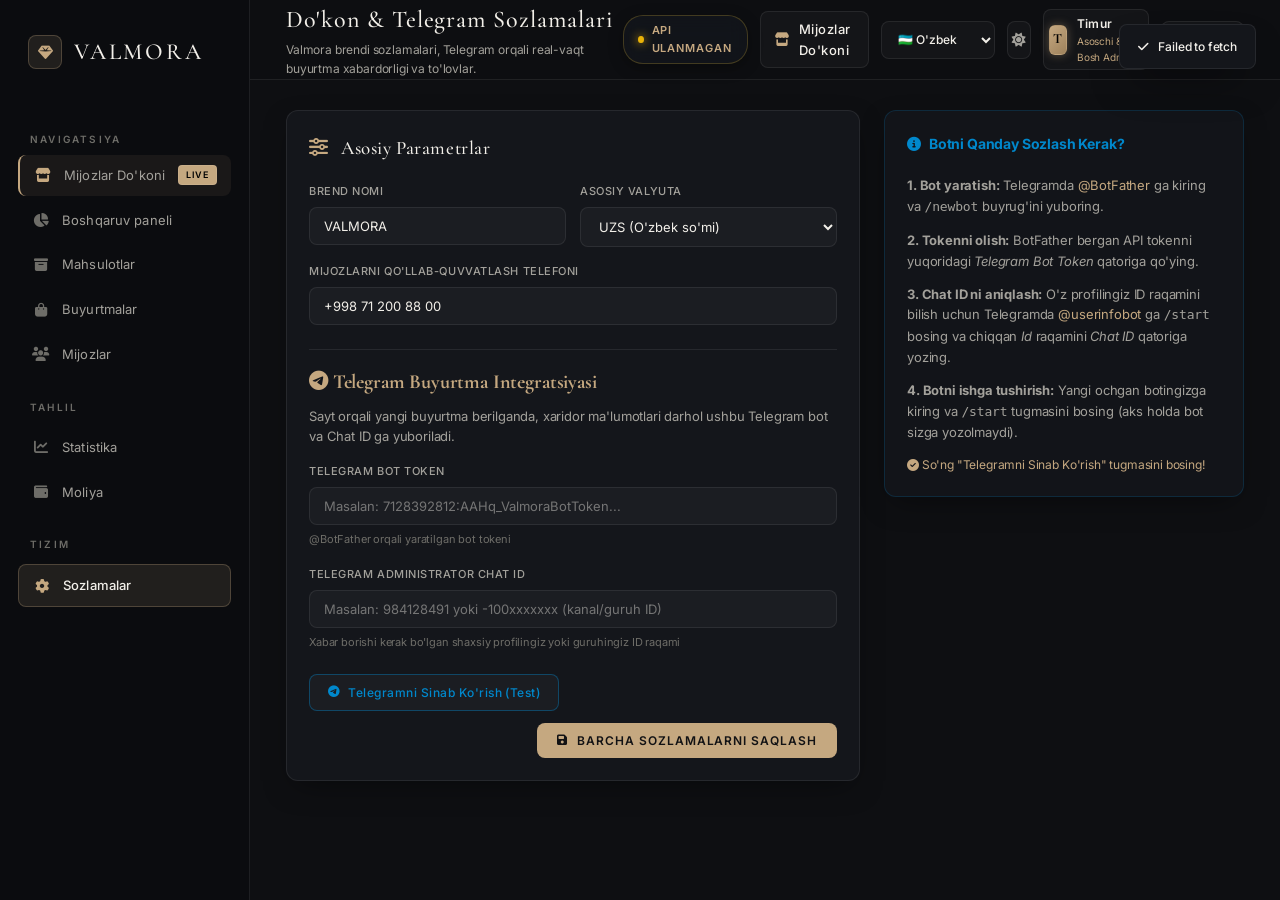
<file: settings.html>
<!DOCTYPE html>
<html lang="uz" data-theme="dark">
<head>
    <meta charset="UTF-8">
    <meta name="viewport" content="width=device-width, initial-scale=1.0">
    <title>Valmora | Tizim & Telegram Sozlamalari</title>
    <link href="https://fonts.googleapis.com/css2?family=Cormorant+Garamond:ital,wght@0,400;0,500;0,600;0,700;1,400&family=Inter:wght@300;400;500;600;700&display=swap" rel="stylesheet">
    <link rel="stylesheet" href="https://cdnjs.cloudflare.com/ajax/libs/font-awesome/6.6.0/css/all.min.css">
    <link rel="stylesheet" href="style.css">
</head>
<body>
    <div class="dashboard">
        <aside class="sidebar">
            <div class="logo" onclick="window.location.href='admin.html'">
                <div class="logo-icon"><i class="fa-solid fa-gem"></i></div>
                <span>VALMORA</span>
            </div>
            <div class="sidebar-title">NAVIGATSIYA</div>
            <nav class="sidebar-menu">
                <a href="index.html" style="background: rgba(197, 168, 128, 0.08); border-left: 2px solid var(--gold);">
                    <i class="fa-solid fa-store" style="color: var(--gold);"></i>
                    <span>Mijozlar Do'koni</span>
                    <span class="badge" style="background: var(--gold); color: #000;">LIVE</span>
                </a>
                <a href="admin.html"><i class="fa-solid fa-chart-pie"></i><span>Boshqaruv paneli</span></a>
                <a href="products.html"><i class="fa-solid fa-box-archive"></i><span>Mahsulotlar</span></a>
                <a href="orders.html"><i class="fa-solid fa-bag-shopping"></i><span>Buyurtmalar</span></a>
                <a href="customers.html"><i class="fa-solid fa-users"></i><span>Mijozlar</span></a>
                <div class="sidebar-title">TAHLIL</div>
                <a href="analytics.html"><i class="fa-solid fa-chart-line"></i><span>Statistika</span></a>
                <a href="finance.html"><i class="fa-solid fa-wallet"></i><span>Moliya</span></a>
                <div class="sidebar-title">TIZIM</div>
                <a href="settings.html" class="active"><i class="fa-solid fa-gear"></i><span>Sozlamalar</span></a>
            </nav>
        </aside>

        <main class="main-content">
            <header class="top-header">
                <div style="display: flex; align-items: center; gap: 14px;">
                    <button class="mobile-menu-btn" id="mobileMenuBtn">
                        <i class="fa-solid fa-bars"></i>
                    </button>
                    <div>
                        <h1>Do'kon & Telegram Sozlamalari</h1>
                        <p>Valmora brendi sozlamalari, Telegram orqali real-vaqt buyurtma xabardorligi va to'lovlar.</p>
                    </div>
                </div>
                <div class="header-actions">
                    <a href="index.html" class="btn-glass" style="text-decoration: none; padding: 7px 14px; font-size: 13px; display: inline-flex; align-items: center; gap: 8px;">
                        <i class="fa-solid fa-store" style="color: var(--gold);"></i>
                        <span data-i18n="nav_storefront">Mijozlar Do'koni</span>
                    </a>
                    <select class="language-select">
                        <option value="uz">🇺🇿 O'zbek</option>
                        <option value="ru">🇷🇺 Русский</option>
                        <option value="en">🇬🇧 English</option>
                    </select>
                    <button class="icon-button" id="themeToggle"><i class="fa-solid fa-sun"></i></button>
                    <div class="profile" title="Admin: Timur" style="cursor: pointer;">
                        <div class="profile-avatar" style="background: linear-gradient(135deg, #c5a880, #9e825c); color: #000; font-weight: 700; box-shadow: 0 0 10px rgba(197,168,128,0.4);">T</div>
                        <div class="profile-info"><strong>Timur</strong><span style="color: var(--gold); font-size: 10px;">Asoschi & Bosh Admin</span></div>
                    </div>
                </div>
            </header>

            <div class="products-page-container" style="display: grid; grid-template-columns: 1fr 360px; gap: 24px; align-items: start;">
                <div class="panel">
                    <div class="panel-header">
                        <h3><i class="fa-solid fa-sliders" style="color: var(--gold); margin-right: 8px;"></i> Asosiy Parametrlar</h3>
                    </div>

                    <form id="settingsForm">
                        <div class="form-grid-2">
                            <div class="form-group">
                                <label>Brend Nomi</label>
                                <input type="text" id="cfgStoreName" name="store_name" value="VALMORA" readonly>
                            </div>
                            <div class="form-group">
                                <label>Asosiy Valyuta</label>
                                <select id="cfgCurrency" name="currency_symbol">
                                    <option value="UZS">UZS (O'zbek so'mi)</option>
                                    <option value="USD">USD (AQSh dollari)</option>
                                </select>
                            </div>
                        </div>

                        <div class="form-group">
                            <label>Mijozlarni Qo'llab-quvvatlash Telefoni</label>
                            <input type="text" id="cfgSupportPhone" name="support_phone" value="+998 71 200 88 00">
                        </div>

                        <div style="margin: 24px 0 16px; padding-top: 16px; border-top: 1px solid var(--border-color);">
                            <h4 style="font-family: var(--font-serif); font-size: 1.25rem; color: var(--gold); margin-bottom: 8px;">
                                <i class="fa-brands fa-telegram"></i> Telegram Buyurtma Integratsiyasi
                            </h4>
                            <p style="font-size: 13px; color: var(--text-muted); margin-bottom: 16px;">
                                Sayt orqali yangi buyurtma berilganda, xaridor ma'lumotlari darhol ushbu Telegram bot va Chat ID ga yuboriladi.
                            </p>
                        </div>

                        <div class="form-group">
                            <label>Telegram Bot Token</label>
                            <input type="text" id="cfgTelegramToken" name="telegram_bot_token" placeholder="Masalan: 7128392812:AAHq_ValmoraBotToken...">
                            <small style="color: var(--text-dim); font-size: 11px;">@BotFather orqali yaratilgan bot tokeni</small>
                        </div>

                        <div class="form-group">
                            <label>Telegram Administrator Chat ID</label>
                            <input type="text" id="cfgTelegramChatId" name="telegram_chat_id" placeholder="Masalan: 984128491 yoki -100xxxxxxx (kanal/guruh ID)">
                            <small style="color: var(--text-dim); font-size: 11px;">Xabar borishi kerak bo'lgan shaxsiy profilingiz yoki guruhingiz ID raqami</small>
                        </div>

                        <div style="display: flex; gap: 12px; margin-top: 20px; flex-wrap: wrap;">
                            <button type="button" id="btnTestTelegram" class="btn-glass" style="border-color: rgba(0, 136, 204, 0.4); color: #0088cc;">
                                <i class="fa-brands fa-telegram"></i> Telegramni Sinab Ko'rish (Test)
                            </button>
                            <button type="submit" class="btn-gradient" style="margin-left: auto;">
                                <i class="fa-solid fa-floppy-disk"></i> Barcha Sozlamalarni Saqlash
                            </button>
                        </div>
                    </form>
                </div>

                <!-- Telegram Info / Guide Panel -->
                <div class="panel" style="background: rgba(22, 24, 30, 0.6); border: 1px solid rgba(0, 136, 204, 0.2);">
                    <div class="panel-header">
                        <h4 style="color: #0088cc; font-size: 14px; display: flex; align-items: center; gap: 8px;">
                            <i class="fa-solid fa-circle-info"></i> Botni Qanday Sozlash Kerak?
                        </h4>
                    </div>
                    <div style="font-size: 13px; line-height: 1.6; color: var(--text-muted);">
                        <p style="margin-bottom: 12px;"><strong>1. Bot yaratish:</strong> Telegramda <a href="https://t.me/BotFather" target="_blank" style="color: var(--gold);">@BotFather</a> ga kiring va <code>/newbot</code> buyrug'ini yuboring.</p>
                        <p style="margin-bottom: 12px;"><strong>2. Tokenni olish:</strong> BotFather bergan API tokenni yuqoridagi <em>Telegram Bot Token</em> qatoriga qo'ying.</p>
                        <p style="margin-bottom: 12px;"><strong>3. Chat ID ni aniqlash:</strong> O'z profilingiz ID raqamini bilish uchun Telegramda <a href="https://t.me/userinfobot" target="_blank" style="color: var(--gold);">@userinfobot</a> ga <code>/start</code> bosing va chiqqan <em>Id</em> raqamini <em>Chat ID</em> qatoriga yozing.</p>
                        <p style="margin-bottom: 12px;"><strong>4. Botni ishga tushirish:</strong> Yangi ochgan botingizga kiring va <code>/start</code> tugmasini bosing (aks holda bot sizga yozolmaydi).</p>
                        <p style="color: var(--gold); font-size: 12px; margin-top: 8px;">
                            <i class="fa-solid fa-check-circle"></i> So'ng "Telegramni Sinab Ko'rish" tugmasini bosing!
                        </p>
                    </div>
                </div>
            </div>
        </main>
    </div>

    <script src="translations.js"></script>
    <script src="api-config.js"></script>
    <script src="script.js"></script>
    <script>
        // Load real settings from backend on page load
        async function loadServerSettings() {
            try {
                const res = await valmoraApi.request('/api/settings');
                const data = await res.json();
                if (data.success && data.settings) {
                    document.getElementById('cfgStoreName').value = 'VALMORA';
                    if (data.settings.currency_symbol) document.getElementById('cfgCurrency').value = data.settings.currency_symbol;
                    if (data.settings.support_phone) document.getElementById('cfgSupportPhone').value = data.settings.support_phone;
                    if (data.settings.telegram_chat_id) document.getElementById('cfgTelegramChatId').value = data.settings.telegram_chat_id;
                    if (data.telegram_bot_configured) {
                        document.getElementById('cfgTelegramToken').placeholder = "Token saqlangan — almashtirish uchun yangisini kiriting";
                    }
                }
            } catch (err) {
                showToast(err.message || "Server sozlamalarini yuklab bo'lmadi.", 'error');
            }
        }

        // Save settings to backend
        document.getElementById('settingsForm').addEventListener('submit', async (e) => {
            e.preventDefault();
            const payload = {
                currency_symbol: document.getElementById('cfgCurrency').value,
                support_phone: document.getElementById('cfgSupportPhone').value,
                telegram_bot_token: document.getElementById('cfgTelegramToken').value.trim(),
                telegram_chat_id: document.getElementById('cfgTelegramChatId').value.trim()
            };

            try {
                const res = await valmoraApi.request('/api/settings', {
                    method: 'POST',
                    headers: {'Content-Type': 'application/json'},
                    body: JSON.stringify(payload)
                });
                const result = await res.json();
                if (result.success) {
                    if (window.sound) window.sound.playSuccess();
                    showToast("Sozlamalar ma'lumotlar bazasida muvaffaqiyatli saqlandi!", 'success');
                } else {
                    showToast(result.error || "Xatolik yuz berdi", 'error');
                }
            } catch (err) {
                showToast("Server bilan bog'lanishda xatolik", 'error');
            }
        });

        // Test Telegram Bot
        document.getElementById('btnTestTelegram').addEventListener('click', async () => {
            const token = document.getElementById('cfgTelegramToken').value.trim();
            const chatId = document.getElementById('cfgTelegramChatId').value.trim();

            if (!token || !chatId) {
                showToast("Iltimos, Bot Token va Chat ID ni kiriting!", 'error');
                return;
            }

            const btn = document.getElementById('btnTestTelegram');
            const originalText = btn.innerHTML;
            btn.innerHTML = '<i class="fa-solid fa-spinner fa-spin"></i> Yuborilmoqda...';
            btn.disabled = true;

            try {
                const res = await valmoraApi.request('/api/telegram/test', {
                    method: 'POST',
                    headers: {'Content-Type': 'application/json'},
                    body: JSON.stringify({ token: token, chat_id: chatId })
                });
                const result = await res.json();
                if (result.success) {
                    if (window.sound) window.sound.playSuccess();
                    showToast("✅ Telegramga test xabar muvaffaqiyatli yuborildi! Botingizni tekshiring.", 'success');
                } else {
                    showToast("❌ Xato: " + (result.error || "Telegram xabar yuborib bo'lmadi. Token yoki Chat ID ni tekshiring"), 'error');
                }
            } catch (err) {
                showToast("Server bilan ulanishda xatolik", 'error');
            } finally {
                btn.innerHTML = originalText;
                btn.disabled = false;
            }
        });

        document.addEventListener('DOMContentLoaded', loadServerSettings);
    </script>
</body>
</html>
</file>
<file: style.css>
/* ==========================================================================
   VALMORA — LUXURY MINIMALIST DESIGN SYSTEM
   Timeless Elegance | Natural Tones | Refined Typography | Quiet Luxury
   ========================================================================== */

@import url('https://fonts.googleapis.com/css2?family=Cormorant+Garamond:ital,wght@0,400;0,500;0,600;0,700;1,400&family=Inter:wght@300;400;500;600;700&family=Outfit:wght@500;600;700;800&family=Plus+Jakarta+Sans:wght@500;600;700;800&display=swap');

:root {
    /* Natural Luxury Palette - Warm Stone, Champagne Brass & Caviar */
    --gold: #c5a880;
    --gold-light: #dfcaa7;
    --gold-dark: #9e825c;
    --gold-subtle: rgba(197, 168, 128, 0.12);
    --gold-border: rgba(197, 168, 128, 0.28);

    --sand: #e6dfd5;
    --olive: #737d73;
    --terracotta: #a36f5c;
    --success: #608066;

    /* Theme: Dark Luxury (Caviar & Slate) */
    --bg-main: #0e0f12;
    --bg-secondary: #14161b;
    --bg-card: rgba(22, 24, 30, 0.85);
    --bg-card-hover: rgba(28, 31, 38, 0.95);
    --bg-subtle: rgba(255, 255, 255, 0.03);
    --bg-glass: rgba(20, 22, 27, 0.7);

    --border-color: rgba(255, 255, 255, 0.08);
    --border-subtle: rgba(255, 255, 255, 0.04);
    --border-active: var(--gold);

    /* Natural Neutral Text */
    --text-main: #f2efe9;
    --text-muted: #a3a19b;
    --text-dim: #6e6d68;

    /* Sidebar & Header */
    --sidebar-bg: #0b0c0f;
    --header-bg: rgba(14, 15, 18, 0.88);

    /* Shadows: Subtle & Elegant */
    --card-shadow: 0 10px 30px -10px rgba(0, 0, 0, 0.5);
    --hover-shadow: 0 20px 40px -15px rgba(0, 0, 0, 0.65);

    /* Fonts */
    --font-serif: 'Cormorant Garamond', Georgia, serif;
    --font-sans: 'Inter', -apple-system, BlinkMacSystemFont, sans-serif;
    --font-price: 'Plus Jakarta Sans', 'Outfit', -apple-system, BlinkMacSystemFont, sans-serif;

    /* Smooth Transitions */
    --ease-luxury: all 0.4s cubic-bezier(0.25, 1, 0.5, 1);
}

/* Modern Tabular Luxury Price Typography */
.card-current-price, .price, .checkout-price, #qvPrice, .dropship-metrics strong, 
.stat-card h2, .order-total, .cart-total-row strong, #dashTotalRevenue, #dashTotalProfit,
.product-price, .live-price, #navCartTotal, #rcptTotal, .product-card-price, .checkout-total-price {
    font-family: var(--font-price) !important;
    font-weight: 700 !important;
    letter-spacing: -0.02em !important;
    font-feature-settings: "tnum" 1, "cv01" 1, "ss01" 1 !important;
    font-variant-numeric: tabular-nums !important;
}

/* Light Luxury Theme (Alabaster & Cashmere) */
[data-theme="light"] {
    --bg-main: #f9f8f5;
    --bg-secondary: #ffffff;
    --bg-card: rgba(255, 255, 255, 0.92);
    --bg-card-hover: #ffffff;
    --bg-subtle: rgba(0, 0, 0, 0.02);
    --bg-glass: rgba(255, 255, 255, 0.85);

    --border-color: rgba(0, 0, 0, 0.07);
    --border-subtle: rgba(0, 0, 0, 0.03);
    --border-active: var(--gold-dark);

    --text-main: #1c1a17;
    --text-muted: #6e6b64;
    --text-dim: #99958d;

    --sidebar-bg: #f4f2ed;
    --header-bg: rgba(249, 248, 245, 0.9);

    --card-shadow: 0 8px 25px -5px rgba(0, 0, 0, 0.04);
    --hover-shadow: 0 16px 35px -8px rgba(0, 0, 0, 0.08);
}

/* ==========================================================================
   BASE & RESET
   ========================================================================== */

* {
    margin: 0;
    padding: 0;
    box-sizing: border-box;
}

html {
    scroll-behavior: smooth;
}

body {
    font-family: var(--font-sans);
    background-color: var(--bg-main);
    color: var(--text-main);
    min-height: 100vh;
    line-height: 1.6;
    letter-spacing: -0.01em;
    overflow-x: hidden;
    transition: background-color 0.4s ease, color 0.4s ease;
    -webkit-font-smoothing: antialiased;
}

button, input, select, textarea {
    font-family: inherit;
    color: inherit;
}

button {
    cursor: pointer;
    border: none;
    outline: none;
    transition: var(--ease-luxury);
}

a {
    text-decoration: none;
    color: inherit;
}

/* Custom Minimalist Scrollbar */
::-webkit-scrollbar {
    width: 5px;
    height: 5px;
}
::-webkit-scrollbar-track {
    background: var(--bg-main);
}
::-webkit-scrollbar-thumb {
    background: var(--text-dim);
    border-radius: 4px;
}
::-webkit-scrollbar-thumb:hover {
    background: var(--gold);
}

/* ==========================================================================
   LAYOUT STRUCTURE
   ========================================================================== */

.app, .dashboard {
    display: flex;
    min-height: 100vh;
    position: relative;
}

/* ==========================================================================
   SIDEBAR (Understated & Architectural)
   ========================================================================== */

.sidebar {
    width: 250px;
    min-height: 100vh;
    background: var(--sidebar-bg);
    border-right: 1px solid var(--border-color);
    padding: 30px 18px;
    display: flex;
    flex-direction: column;
    position: fixed;
    top: 0;
    left: 0;
    bottom: 0;
    z-index: 100;
    transition: var(--ease-luxury);
}

.logo {
    display: flex;
    align-items: center;
    gap: 12px;
    padding: 4px 10px;
    margin-bottom: 36px;
    cursor: pointer;
}

.logo-icon {
    width: 34px;
    height: 34px;
    border-radius: 8px;
    background: var(--gold-subtle);
    border: 1px solid var(--gold-border);
    display: flex;
    align-items: center;
    justify-content: center;
    color: var(--gold);
    font-size: 15px;
    transition: var(--ease-luxury);
}

.logo:hover .logo-icon {
    background: var(--gold);
    color: #121214;
}

.logo span {
    font-family: var(--font-serif);
    font-size: 23px;
    font-weight: 500;
    letter-spacing: 0.12em;
    text-transform: uppercase;
    color: var(--text-main);
}

.logo-pro {
    font-family: var(--font-sans);
    font-size: 10px;
    font-weight: 600;
    letter-spacing: 0.2em;
    color: var(--gold);
    margin-left: 6px;
    border: 1px solid var(--gold-border);
    padding: 1px 6px;
    border-radius: 4px;
    vertical-align: middle;
}

.menu-title, .sidebar-title {
    font-size: 10px;
    color: var(--text-dim);
    font-weight: 600;
    letter-spacing: 0.22em;
    text-transform: uppercase;
    padding: 0 12px;
    margin: 20px 0 8px;
}

.navigation, .sidebar-menu {
    display: flex;
    flex-direction: column;
    gap: 4px;
}

.nav-item, .sidebar-menu a {
    display: flex;
    align-items: center;
    gap: 12px;
    padding: 10px 14px;
    border-radius: 8px;
    color: var(--text-muted);
    font-size: 13px;
    font-weight: 400;
    transition: var(--ease-luxury);
    letter-spacing: 0.01em;
}

.nav-item i, .sidebar-menu a i {
    width: 18px;
    font-size: 14px;
    text-align: center;
    color: var(--text-dim);
    transition: var(--ease-luxury);
}

.nav-item:hover, .sidebar-menu a:hover {
    color: var(--text-main);
    background: var(--bg-subtle);
}

.nav-item:hover i, .sidebar-menu a:hover i {
    color: var(--gold);
}

.nav-item.active, .sidebar-menu a.active {
    color: var(--text-main);
    background: var(--gold-subtle);
    border: 1px solid var(--gold-border);
    font-weight: 500;
}

.nav-item.active i, .sidebar-menu a.active i {
    color: var(--gold);
}

.badge {
    margin-left: auto;
    font-size: 9px;
    font-weight: 600;
    letter-spacing: 0.1em;
    padding: 2px 7px;
    border-radius: 4px;
    background: var(--bg-subtle);
    border: 1px solid var(--border-color);
    color: var(--text-muted);
}

.sidebar-bottom {
    margin-top: auto;
    display: flex;
    flex-direction: column;
    gap: 14px;
}

/* Subtle Valmora Card in Sidebar */
.upgrade-card, .pro-card {
    background: var(--bg-subtle);
    border: 1px solid var(--border-color);
    border-radius: 12px;
    padding: 16px;
    position: relative;
    transition: var(--ease-luxury);
}

.upgrade-card:hover, .pro-card:hover {
    border-color: var(--gold-border);
}

.upgrade-icon, .pro-icon {
    width: 30px;
    height: 30px;
    border-radius: 6px;
    background: var(--gold-subtle);
    border: 1px solid var(--gold-border);
    display: flex;
    align-items: center;
    justify-content: center;
    color: var(--gold);
    font-size: 13px;
    margin-bottom: 10px;
}

.upgrade-card h3, .pro-card h4 {
    font-family: var(--font-serif);
    font-size: 15px;
    font-weight: 600;
    letter-spacing: 0.05em;
    color: var(--text-main);
    margin-bottom: 4px;
}

.upgrade-card p, .pro-card p {
    font-size: 11px;
    color: var(--text-muted);
    line-height: 1.5;
    margin-bottom: 12px;
}

.upgrade-card button, .pro-card button {
    width: 100%;
    padding: 8px 12px;
    background: transparent;
    border: 1px solid var(--gold-border);
    color: var(--gold);
    border-radius: 6px;
    font-size: 11px;
    font-weight: 600;
    letter-spacing: 0.08em;
    text-transform: uppercase;
    display: flex;
    align-items: center;
    justify-content: center;
    gap: 6px;
    transition: var(--ease-luxury);
}

.upgrade-card button:hover, .pro-card button:hover {
    background: var(--gold);
    color: #121214;
}

/* ==========================================================================
   MAIN CONTENT AREA
   ========================================================================== */

.main, .main-content {
    margin-left: 250px;
    width: calc(100% - 250px);
    min-height: 100vh;
    display: flex;
    flex-direction: column;
    transition: var(--ease-luxury);
}

/* ==========================================================================
   TOP HEADER (Clean & Minimalist)
   ========================================================================== */

.header, .top-header {
    height: 80px;
    background: var(--header-bg);
    border-bottom: 1px solid var(--border-color);
    padding: 0 36px;
    display: flex;
    align-items: center;
    justify-content: space-between;
    position: sticky;
    top: 0;
    z-index: 90;
    backdrop-filter: blur(12px);
}

.header h1, .top-header h1 {
    font-family: var(--font-serif);
    font-size: 24px;
    font-weight: 500;
    letter-spacing: 0.04em;
    color: var(--text-main);
}

.header p, .top-header p {
    font-size: 12px;
    color: var(--text-muted);
    margin-top: 1px;
}

.header-right, .header-actions {
    display: flex;
    align-items: center;
    gap: 12px;
}

.icon-button {
    width: 38px;
    height: 38px;
    border-radius: 8px;
    background: var(--bg-subtle);
    border: 1px solid var(--border-color);
    color: var(--text-muted);
    display: flex;
    align-items: center;
    justify-content: center;
    font-size: 14px;
    position: relative;
    transition: var(--ease-luxury);
}

.icon-button:hover {
    color: var(--gold);
    border-color: var(--gold-border);
    background: var(--gold-subtle);
}

.icon-button .notification, .cart-counter {
    position: absolute;
    top: -2px;
    right: -2px;
    background: var(--gold);
    color: #121214;
    font-size: 9px;
    font-weight: 700;
    min-width: 16px;
    height: 16px;
    border-radius: 50%;
    display: flex;
    align-items: center;
    justify-content: center;
    border: 2px solid var(--bg-secondary);
}

.language-select {
    height: 38px;
    padding: 0 12px;
    background: var(--bg-subtle);
    border: 1px solid var(--border-color);
    border-radius: 8px;
    color: var(--text-main);
    font-size: 12px;
    font-weight: 500;
    cursor: pointer;
    outline: none;
    transition: var(--ease-luxury);
}

.language-select:hover, .language-select:focus {
    border-color: var(--gold-border);
}

.profile {
    display: flex;
    align-items: center;
    gap: 10px;
    padding: 4px 12px 4px 5px;
    border-radius: 8px;
    background: var(--bg-subtle);
    border: 1px solid var(--border-color);
    cursor: pointer;
    transition: var(--ease-luxury);
}

.profile:hover {
    border-color: var(--gold-border);
}

.avatar, .profile-avatar {
    width: 30px;
    height: 30px;
    border-radius: 6px;
    background: var(--gold-subtle);
    border: 1px solid var(--gold-border);
    color: var(--gold);
    display: flex;
    align-items: center;
    justify-content: center;
    font-family: var(--font-serif);
    font-weight: 600;
    font-size: 14px;
}

.profile-info {
    display: flex;
    flex-direction: column;
}

.profile-info strong {
    font-size: 12px;
    font-weight: 600;
    color: var(--text-main);
    letter-spacing: 0.02em;
}

.profile-info span {
    font-size: 10px;
    color: var(--text-dim);
}

/* ==========================================================================
   PAGE CONTAINER
   ========================================================================== */

.content, .products-page-container {
    padding: 30px 36px 50px;
    flex: 1;
    display: flex;
    flex-direction: column;
    gap: 26px;
}

/* ==========================================================================
   HERO BANNER (Quiet Luxury Aesthetic)
   ========================================================================== */

.hero-banner {
    background: var(--bg-card);
    border: 1px solid var(--border-color);
    border-radius: 14px;
    padding: 24px 30px;
    display: flex;
    align-items: center;
    justify-content: space-between;
    box-shadow: var(--card-shadow);
    position: relative;
}

.hero-left h2 {
    font-family: var(--font-serif);
    font-size: 24px;
    font-weight: 500;
    letter-spacing: 0.03em;
    color: var(--text-main);
    display: flex;
    align-items: center;
    gap: 12px;
}

.hero-left p {
    color: var(--text-muted);
    font-size: 13px;
    margin-top: 6px;
    max-width: 600px;
}

.hero-badge {
    background: var(--gold-subtle);
    border: 1px solid var(--gold-border);
    color: var(--gold);
    font-size: 10px;
    font-weight: 600;
    letter-spacing: 0.15em;
    text-transform: uppercase;
    padding: 3px 9px;
    border-radius: 4px;
}

.hero-actions {
    display: flex;
    gap: 10px;
}

.btn-gradient, .btn-primary-luxury {
    background: var(--gold);
    color: #121214;
    padding: 10px 20px;
    border-radius: 8px;
    font-size: 12px;
    font-weight: 600;
    letter-spacing: 0.08em;
    text-transform: uppercase;
    display: inline-flex;
    align-items: center;
    gap: 8px;
    transition: var(--ease-luxury);
}

.btn-gradient:hover, .btn-primary-luxury:hover {
    background: var(--gold-light);
    transform: translateY(-2px);
    box-shadow: 0 8px 20px rgba(197, 168, 128, 0.2);
}

.btn-glass, .btn-secondary-luxury {
    background: var(--bg-subtle);
    border: 1px solid var(--border-color);
    color: var(--text-main);
    padding: 10px 18px;
    border-radius: 8px;
    font-size: 12px;
    font-weight: 500;
    letter-spacing: 0.04em;
    display: inline-flex;
    align-items: center;
    gap: 8px;
    transition: var(--ease-luxury);
}

.btn-glass:hover, .btn-secondary-luxury:hover {
    border-color: var(--gold-border);
    color: var(--gold);
    background: var(--gold-subtle);
}

/* ==========================================================================
   STATS CARDS (Understated Luxury)
   ========================================================================== */

.stats, .product-stats {
    display: grid;
    grid-template-columns: repeat(4, 1fr);
    gap: 18px;
}

.stat-card, .product-stat-card {
    background: var(--bg-card);
    border: 1px solid var(--border-color);
    border-radius: 12px;
    padding: 20px;
    box-shadow: var(--card-shadow);
    transition: var(--ease-luxury);
}

.stat-card:hover, .product-stat-card:hover {
    border-color: var(--gold-border);
    transform: translateY(-3px);
    box-shadow: var(--hover-shadow);
}

.stat-top {
    display: flex;
    align-items: center;
    justify-content: space-between;
    margin-bottom: 12px;
}

.stat-top span, .product-stat-card span {
    font-size: 11px;
    font-weight: 500;
    letter-spacing: 0.08em;
    text-transform: uppercase;
    color: var(--text-dim);
}

.stat-icon {
    width: 36px;
    height: 36px;
    border-radius: 8px;
    display: flex;
    align-items: center;
    justify-content: center;
    font-size: 15px;
    background: var(--bg-subtle);
    border: 1px solid var(--border-color);
    color: var(--gold);
}

.stat-card h2, .product-stat-card strong {
    font-family: var(--font-serif);
    font-size: 26px;
    font-weight: 500;
    letter-spacing: 0.02em;
    color: var(--text-main);
    display: block;
}

.growth {
    display: flex;
    align-items: center;
    gap: 5px;
    font-size: 11px;
    font-weight: 500;
    margin-top: 8px;
}

.growth.positive { color: var(--success); }
.growth.negative { color: var(--terracotta); }
.growth span { color: var(--text-dim); font-size: 10px; margin-left: 2px; }

/* ==========================================================================
   PRODUCTS CATALOG TOOLBAR
   ========================================================================== */

.products-toolbar {
    background: var(--bg-card);
    border: 1px solid var(--border-color);
    border-radius: 12px;
    padding: 14px 18px;
    display: flex;
    flex-wrap: wrap;
    align-items: center;
    justify-content: space-between;
    gap: 14px;
    box-shadow: var(--card-shadow);
}

.toolbar-left {
    display: flex;
    flex-wrap: wrap;
    align-items: center;
    gap: 12px;
    flex: 1;
}

.search-box {
    min-width: 260px;
    flex: 1;
    height: 40px;
    background: var(--bg-subtle);
    border: 1px solid var(--border-color);
    border-radius: 8px;
    padding: 0 14px;
    display: flex;
    align-items: center;
    gap: 10px;
    transition: var(--ease-luxury);
}

.search-box:focus-within {
    border-color: var(--gold);
    background: var(--bg-secondary);
}

.search-box i {
    color: var(--text-dim);
    font-size: 13px;
}

.search-box input {
    width: 100%;
    border: none;
    outline: none;
    background: transparent;
    color: var(--text-main);
    font-size: 13px;
    font-weight: 400;
}

.search-box input::placeholder {
    color: var(--text-dim);
}

.filter-select {
    height: 40px;
    padding: 0 14px;
    background: var(--bg-subtle);
    border: 1px solid var(--border-color);
    border-radius: 8px;
    color: var(--text-main);
    font-size: 12px;
    font-weight: 500;
    outline: none;
    cursor: pointer;
    transition: var(--ease-luxury);
}

.filter-select:hover, .filter-select:focus {
    border-color: var(--gold-border);
}

.category-pills {
    display: flex;
    align-items: center;
    gap: 6px;
    overflow-x: auto;
}

.cat-pill {
    padding: 7px 14px;
    border-radius: 6px;
    background: var(--bg-subtle);
    border: 1px solid var(--border-color);
    color: var(--text-muted);
    font-size: 12px;
    font-weight: 500;
    cursor: pointer;
    white-space: nowrap;
    transition: var(--ease-luxury);
    display: flex;
    align-items: center;
    gap: 6px;
    letter-spacing: 0.02em;
}

.cat-pill:hover {
    color: var(--text-main);
    border-color: var(--border-color);
}

.cat-pill.active {
    background: var(--gold-subtle);
    border-color: var(--gold-border);
    color: var(--gold);
}

/* ==========================================================================
   PRODUCTS GRID & MINIMALIST LUXURY CARDS
   ========================================================================== */

.products-grid {
    display: grid;
    grid-template-columns: repeat(auto-fill, minmax(300px, 1fr));
    gap: 22px;
}

.product-card {
    background: var(--bg-card);
    border: 1px solid var(--border-color);
    border-radius: 12px;
    overflow: hidden;
    box-shadow: var(--card-shadow);
    display: flex;
    flex-direction: column;
    position: relative;
    transition: var(--ease-luxury);
}

.product-card:hover {
    transform: translateY(-5px);
    border-color: var(--gold-border);
    box-shadow: var(--hover-shadow);
}

.product-image-wrap {
    height: 240px;
    width: 100%;
    position: relative;
    overflow: hidden;
    background: #18191e;
    display: flex;
    align-items: center;
    justify-content: center;
}

.product-img {
    width: 100%;
    height: 100%;
    object-fit: cover;
    filter: brightness(0.95);
    transition: transform 0.7s cubic-bezier(0.25, 1, 0.5, 1), filter 0.5s ease;
}

.product-card:hover .product-img {
    transform: scale(1.05);
    filter: brightness(1);
}

/* Subtle Badges */
.card-badges {
    position: absolute;
    top: 12px;
    left: 12px;
    display: flex;
    flex-direction: column;
    gap: 6px;
    z-index: 2;
}

.badge-tag {
    font-size: 9px;
    font-weight: 600;
    text-transform: uppercase;
    letter-spacing: 0.14em;
    padding: 3px 8px;
    border-radius: 4px;
    background: rgba(14, 15, 18, 0.85);
    backdrop-filter: blur(8px);
    border: 1px solid var(--border-color);
    color: var(--text-main);
    display: inline-flex;
    align-items: center;
    gap: 5px;
}

.badge-tag.hot {
    border-color: var(--gold-border);
    color: var(--gold);
}

.badge-tag.profit {
    border-color: rgba(96, 128, 102, 0.4);
    color: #9cb8a1;
}

.badge-tag.stock-low {
    border-color: rgba(163, 111, 92, 0.4);
    color: #d19a89;
}

.stock-status {
    position: absolute;
    top: 12px;
    right: 12px;
    padding: 3px 8px;
    border-radius: 4px;
    font-size: 10px;
    font-weight: 500;
    letter-spacing: 0.05em;
    background: rgba(14, 15, 18, 0.85);
    backdrop-filter: blur(8px);
    border: 1px solid var(--border-color);
    z-index: 2;
}

.stock-status.active {
    color: #9cb8a1;
}

.stock-status.inactive {
    color: #d19a89;
}

/* Overlay Action */
.card-overlay-actions {
    position: absolute;
    bottom: 12px;
    left: 12px;
    right: 12px;
    display: flex;
    justify-content: center;
    gap: 8px;
    opacity: 0;
    transform: translateY(10px);
    transition: var(--ease-luxury);
    z-index: 3;
}

.product-card:hover .card-overlay-actions {
    opacity: 1;
    transform: translateY(0);
}

.overlay-btn {
    padding: 7px 14px;
    border-radius: 6px;
    background: rgba(14, 15, 18, 0.92);
    border: 1px solid var(--border-color);
    color: var(--text-main);
    font-size: 11px;
    font-weight: 500;
    letter-spacing: 0.05em;
    display: flex;
    align-items: center;
    gap: 6px;
    backdrop-filter: blur(8px);
}

.overlay-btn:hover {
    border-color: var(--gold-border);
    color: var(--gold);
}

/* Product Content */
.product-content {
    padding: 20px;
    display: flex;
    flex-direction: column;
    flex: 1;
}

.card-category-row {
    display: flex;
    align-items: center;
    justify-content: space-between;
    margin-bottom: 6px;
}

.prod-category {
    font-size: 10px;
    font-weight: 600;
    text-transform: uppercase;
    letter-spacing: 0.15em;
    color: var(--gold);
}

.prod-rating {
    display: flex;
    align-items: center;
    gap: 4px;
    font-size: 11px;
    font-weight: 500;
    color: var(--text-dim);
}

.prod-rating i {
    color: var(--gold);
    font-size: 10px;
}

.product-title {
    font-family: var(--font-serif);
    font-size: 19px;
    font-weight: 500;
    letter-spacing: 0.02em;
    color: var(--text-main);
    margin-bottom: 10px;
    line-height: 1.35;
    transition: var(--ease-luxury);
}

.product-card:hover .product-title {
    color: var(--gold-light);
}

/* Price */
.price-container {
    display: flex;
    align-items: baseline;
    gap: 8px;
    margin-bottom: 14px;
}

.main-price {
    font-family: var(--font-price) !important;
    font-size: 20px;
    font-weight: 700;
    color: var(--gold);
    letter-spacing: -0.02em;
    font-feature-settings: "tnum" 1;
}

.original-price {
    font-family: var(--font-price);
    font-size: 13px;
    color: var(--text-dim);
    text-decoration: line-through;
}

/* Dropship Margin */
.dropship-metrics {
    display: grid;
    grid-template-columns: 1fr 1fr;
    gap: 8px;
    padding: 10px 12px;
    background: var(--bg-subtle);
    border: 1px solid var(--border-color);
    border-radius: 8px;
    margin-bottom: 16px;
}

.metric-item span {
    display: block;
    font-size: 9px;
    color: var(--text-dim);
    text-transform: uppercase;
    letter-spacing: 0.08em;
    font-weight: 500;
}

.metric-item strong {
    font-size: 12px;
    font-weight: 500;
    color: var(--text-muted);
}

.metric-item.profit-metric strong {
    color: var(--gold);
}

/* Buttons */
.product-card-actions {
    display: flex;
    gap: 8px;
    margin-top: auto;
}

.btn-quick-buy {
    flex: 1;
    padding: 10px 14px;
    background: var(--gold);
    color: #121214;
    border-radius: 8px;
    font-size: 11px;
    font-weight: 600;
    letter-spacing: 0.08em;
    text-transform: uppercase;
    display: flex;
    align-items: center;
    justify-content: center;
    gap: 7px;
    transition: var(--ease-luxury);
}

.btn-quick-buy:hover {
    background: var(--gold-light);
    transform: translateY(-2px);
    box-shadow: 0 6px 16px rgba(197, 168, 128, 0.25);
}

.btn-add-cart {
    width: 38px;
    height: 38px;
    border-radius: 8px;
    background: var(--bg-subtle);
    border: 1px solid var(--border-color);
    color: var(--text-main);
    display: flex;
    align-items: center;
    justify-content: center;
    font-size: 13px;
    transition: var(--ease-luxury);
}

.btn-add-cart:hover {
    border-color: var(--gold-border);
    color: var(--gold);
    background: var(--gold-subtle);
}

.card-sales-footer {
    display: flex;
    align-items: center;
    justify-content: space-between;
    margin-top: 14px;
    padding-top: 10px;
    border-top: 1px solid var(--border-color);
    font-size: 11px;
    color: var(--text-dim);
}

.card-sales-footer span {
    display: flex;
    align-items: center;
    gap: 6px;
}

.btn-delete-card {
    background: transparent;
    color: var(--text-dim);
    padding: 4px;
    border-radius: 4px;
    transition: var(--ease-luxury);
}

.btn-delete-card:hover {
    color: var(--terracotta);
}

/* ==========================================================================
   PANELS & TABLES
   ========================================================================= */

.dashboard-grid {
    display: grid;
    grid-template-columns: 2fr 1fr;
    gap: 20px;
}

.panel {
    background: var(--bg-card);
    border: 1px solid var(--border-color);
    border-radius: 12px;
    padding: 22px;
    box-shadow: var(--card-shadow);
}

.panel-header {
    display: flex;
    align-items: center;
    justify-content: space-between;
    margin-bottom: 20px;
}

.panel-header h3 {
    font-family: var(--font-serif);
    font-size: 19px;
    font-weight: 500;
    letter-spacing: 0.03em;
    color: var(--text-main);
}

.panel-header p {
    font-size: 12px;
    color: var(--text-muted);
}

/* Elegant Chart */
.chart {
    height: 240px;
    display: flex;
    gap: 15px;
    position: relative;
    padding-bottom: 25px;
}

.y-labels {
    display: flex;
    flex-direction: column;
    justify-content: space-between;
    font-size: 10px;
    color: var(--text-dim);
    font-weight: 500;
}

.chart-area {
    flex: 1;
    position: relative;
    display: flex;
    flex-direction: column;
    justify-content: flex-end;
}

.grid-line {
    position: absolute;
    left: 0;
    right: 0;
    height: 1px;
    background: var(--border-subtle);
}
.line-1 { top: 0%; }
.line-2 { top: 25%; }
.line-3 { top: 50%; }
.line-4 { top: 75%; }
.line-5 { top: 100%; }

.bars {
    height: 100%;
    display: flex;
    align-items: flex-end;
    justify-content: space-between;
    gap: 8px;
    padding: 0 8px;
    z-index: 2;
}

.bar {
    flex: 1;
    background: var(--bg-subtle);
    border-top: 2px solid var(--gold);
    border-radius: 2px 2px 0 0;
    transition: var(--ease-luxury);
    cursor: pointer;
    position: relative;
}

.bar:hover {
    background: var(--gold-subtle);
    border-top-color: var(--gold-light);
}

.bar::after {
    content: attr(data-value);
    position: absolute;
    top: -24px;
    left: 50%;
    transform: translateX(-50%);
    background: var(--bg-secondary);
    color: var(--text-main);
    font-size: 9px;
    font-weight: 500;
    padding: 2px 5px;
    border-radius: 4px;
    border: 1px solid var(--border-color);
    opacity: 0;
    pointer-events: none;
    transition: var(--ease-luxury);
}

.bar:hover::after {
    opacity: 1;
}

.months {
    display: flex;
    justify-content: space-between;
    padding: 8px 8px 0;
    font-size: 10px;
    color: var(--text-dim);
    letter-spacing: 0.05em;
}

/* Quick Actions */
.quick-action-list {
    display: flex;
    flex-direction: column;
    gap: 10px;
}

.quick-action {
    display: flex;
    align-items: center;
    gap: 12px;
    padding: 12px;
    border-radius: 8px;
    background: var(--bg-subtle);
    border: 1px solid var(--border-color);
    text-align: left;
    transition: var(--ease-luxury);
    width: 100%;
}

.quick-action:hover {
    border-color: var(--gold-border);
    background: var(--gold-subtle);
    transform: translateX(3px);
}

.action-icon {
    width: 36px;
    height: 36px;
    border-radius: 6px;
    display: flex;
    align-items: center;
    justify-content: center;
    font-size: 14px;
    background: var(--bg-card);
    border: 1px solid var(--border-color);
    color: var(--gold);
    flex-shrink: 0;
}

.quick-action strong {
    display: block;
    font-size: 13px;
    font-weight: 500;
    color: var(--text-main);
}

.quick-action span {
    font-size: 11px;
    color: var(--text-muted);
}

.quick-action .arrow {
    margin-left: auto;
    color: var(--text-dim);
    font-size: 11px;
    transition: var(--ease-luxury);
}

.quick-action:hover .arrow {
    color: var(--gold);
    transform: translateX(2px);
}

/* Minimal Table */
.table-wrapper {
    overflow-x: auto;
}

table {
    width: 100%;
    border-collapse: collapse;
    min-width: 680px;
}

thead th {
    font-size: 10px;
    text-transform: uppercase;
    letter-spacing: 0.14em;
    color: var(--text-dim);
    padding: 12px 16px;
    text-align: left;
    font-weight: 600;
    border-bottom: 1px solid var(--border-color);
}

tbody td {
    padding: 14px 16px;
    font-size: 12px;
    color: var(--text-muted);
    border-bottom: 1px solid var(--border-color);
    vertical-align: middle;
}

tbody tr:hover {
    background: var(--bg-subtle);
}

.order-id {
    font-size: 12px;
    font-weight: 600;
    color: var(--gold);
    letter-spacing: 0.05em;
}

.customer {
    display: flex;
    align-items: center;
    gap: 10px;
}

.customer-avatar {
    width: 28px;
    height: 28px;
    border-radius: 6px;
    background: var(--gold-subtle);
    border: 1px solid var(--gold-border);
    color: var(--gold);
    font-family: var(--font-serif);
    font-weight: 600;
    font-size: 12px;
    display: flex;
    align-items: center;
    justify-content: center;
}

.customer span {
    font-weight: 500;
    color: var(--text-main);
}

.status-badge {
    padding: 3px 9px;
    border-radius: 4px;
    font-size: 10px;
    font-weight: 500;
    letter-spacing: 0.05em;
    display: inline-flex;
    align-items: center;
    gap: 5px;
    border: 1px solid transparent;
}

.status-badge.completed {
    background: rgba(96, 128, 102, 0.12);
    color: #9cb8a1;
    border-color: rgba(96, 128, 102, 0.25);
}

.status-badge.pending {
    background: var(--gold-subtle);
    color: var(--gold);
    border-color: var(--gold-border);
}

.status-badge.shipping {
    background: rgba(115, 125, 115, 0.15);
    color: #b5c2b5;
    border-color: rgba(115, 125, 115, 0.3);
}

.status-badge.cancelled {
    background: rgba(163, 111, 92, 0.12);
    color: #d19a89;
    border-color: rgba(163, 111, 92, 0.25);
}

/* ==========================================================================
   MODALS (Minimalist Valmora Flow)
   ========================================================================== */

.modal-backdrop {
    position: fixed;
    inset: 0;
    background: rgba(10, 11, 14, 0.8);
    backdrop-filter: blur(8px);
    display: none;
    align-items: center;
    justify-content: center;
    z-index: 1000;
    padding: 20px;
    opacity: 0;
    transition: opacity 0.3s ease;
}

.modal-backdrop.show {
    display: flex;
    opacity: 1;
}

.modal-box {
    background: var(--bg-secondary);
    border: 1px solid var(--border-color);
    border-radius: 14px;
    width: 100%;
    max-width: 520px;
    box-shadow: var(--hover-shadow);
    overflow: hidden;
    transform: scale(0.96);
    transition: transform 0.3s cubic-bezier(0.25, 1, 0.5, 1);
}

.modal-backdrop.show .modal-box {
    transform: scale(1);
}

.modal-head {
    padding: 20px 24px;
    border-bottom: 1px solid var(--border-color);
    display: flex;
    align-items: center;
    justify-content: space-between;
}

.modal-head h3 {
    font-family: var(--font-serif);
    font-size: 20px;
    font-weight: 500;
    letter-spacing: 0.04em;
    color: var(--text-main);
    display: flex;
    align-items: center;
    gap: 8px;
}

.modal-head p {
    font-size: 12px;
    color: var(--text-muted);
    margin-top: 2px;
}

.btn-close-modal {
    width: 32px;
    height: 32px;
    border-radius: 6px;
    background: var(--bg-subtle);
    color: var(--text-dim);
    display: flex;
    align-items: center;
    justify-content: center;
    font-size: 14px;
    transition: var(--ease-luxury);
}

.btn-close-modal:hover {
    color: var(--text-main);
    background: var(--bg-card);
}

.modal-body {
    padding: 22px 24px;
    max-height: 75vh;
    overflow-y: auto;
}

.form-group {
    margin-bottom: 16px;
}

.form-group label {
    display: block;
    font-size: 11px;
    font-weight: 500;
    letter-spacing: 0.05em;
    text-transform: uppercase;
    color: var(--text-muted);
    margin-bottom: 6px;
}

.form-group input, .form-group select, .form-group textarea {
    width: 100%;
    padding: 10px 14px;
    background: var(--bg-subtle);
    border: 1px solid var(--border-color);
    border-radius: 8px;
    color: var(--text-main);
    font-size: 13px;
    outline: none;
    transition: var(--ease-luxury);
}

.form-group input:focus, .form-group select:focus, .form-group textarea:focus {
    border-color: var(--gold);
    background: var(--bg-card);
}

.form-grid-2 {
    display: grid;
    grid-template-columns: 1fr 1fr;
    gap: 14px;
}

.preview-profit-box {
    background: var(--gold-subtle);
    border: 1px solid var(--gold-border);
    border-radius: 8px;
    padding: 12px 16px;
    display: flex;
    align-items: center;
    justify-content: space-between;
    margin-bottom: 18px;
}

.preview-profit-box span {
    font-size: 12px;
    color: var(--text-muted);
}

.preview-profit-box strong {
    font-family: var(--font-serif);
    font-size: 18px;
    color: var(--gold);
}

.modal-foot {
    padding: 16px 24px;
    background: var(--bg-subtle);
    border-top: 1px solid var(--border-color);
    display: flex;
    justify-content: flex-end;
    gap: 10px;
}

.checkout-product-summary {
    display: flex;
    align-items: center;
    gap: 14px;
    padding: 12px;
    background: var(--bg-subtle);
    border: 1px solid var(--border-color);
    border-radius: 8px;
    margin-bottom: 18px;
}

.checkout-thumb {
    width: 60px;
    height: 60px;
    border-radius: 6px;
    object-fit: cover;
}

.checkout-details h4 {
    font-family: var(--font-serif);
    font-size: 16px;
    font-weight: 500;
    color: var(--text-main);
}

.checkout-details .checkout-price {
    font-family: var(--font-serif);
    font-size: 16px;
    font-weight: 600;
    color: var(--gold);
}

/* ==========================================================================
   CART DRAWER (Minimalist & Refined)
   ========================================================================== */

.cart-overlay {
    position: fixed;
    inset: 0;
    background: rgba(10, 11, 14, 0.7);
    backdrop-filter: blur(5px);
    z-index: 1050;
    display: none;
    opacity: 0;
    transition: opacity 0.3s ease;
}

.cart-overlay.open {
    display: block;
    opacity: 1;
}

.cart-drawer {
    position: fixed;
    top: 0;
    right: 0;
    bottom: 0;
    width: 380px;
    max-width: 90vw;
    background: var(--bg-secondary);
    border-left: 1px solid var(--border-color);
    box-shadow: -10px 0 35px rgba(0, 0, 0, 0.4);
    z-index: 1060;
    display: flex;
    flex-direction: column;
    transform: translateX(100%);
    transition: transform 0.4s cubic-bezier(0.25, 1, 0.5, 1);
}

.cart-overlay.open .cart-drawer {
    transform: translateX(0);
}

.cart-header {
    padding: 20px 22px;
    border-bottom: 1px solid var(--border-color);
    display: flex;
    align-items: center;
    justify-content: space-between;
}

.cart-header h3 {
    font-family: var(--font-serif);
    font-size: 18px;
    font-weight: 500;
    letter-spacing: 0.04em;
    display: flex;
    align-items: center;
    gap: 8px;
}

.cart-items-list {
    flex: 1;
    overflow-y: auto;
    padding: 18px 22px;
    display: flex;
    flex-direction: column;
    gap: 12px;
}

.cart-item {
    display: flex;
    align-items: center;
    gap: 12px;
    padding: 10px;
    background: var(--bg-subtle);
    border: 1px solid var(--border-color);
    border-radius: 8px;
}

.cart-item-img {
    width: 50px;
    height: 50px;
    border-radius: 6px;
    object-fit: cover;
}

.cart-item-info {
    flex: 1;
}

.cart-item-info h5 {
    font-family: var(--font-serif);
    font-size: 14px;
    font-weight: 500;
    color: var(--text-main);
    margin-bottom: 2px;
}

.cart-item-info .item-price {
    font-size: 12px;
    font-weight: 600;
    color: var(--gold);
}

.cart-item-qty {
    display: flex;
    align-items: center;
    gap: 6px;
    background: var(--bg-card);
    padding: 3px 6px;
    border-radius: 6px;
    border: 1px solid var(--border-color);
}

.cart-item-qty button {
    background: transparent;
    color: var(--text-main);
    font-size: 11px;
    width: 18px;
    height: 18px;
    display: flex;
    align-items: center;
    justify-content: center;
}

.cart-item-remove {
    background: transparent;
    color: var(--text-dim);
    padding: 4px;
}

.cart-item-remove:hover {
    color: var(--terracotta);
}

.cart-footer {
    padding: 20px 22px;
    border-top: 1px solid var(--border-color);
    background: var(--bg-subtle);
}

.cart-promo {
    display: flex;
    gap: 8px;
    margin-bottom: 14px;
}

.cart-promo input {
    flex: 1;
    padding: 8px 12px;
    background: var(--bg-secondary);
    border: 1px solid var(--border-color);
    border-radius: 6px;
    font-size: 12px;
}

.cart-promo button {
    padding: 8px 12px;
    border-radius: 6px;
    background: var(--bg-secondary);
    border: 1px solid var(--border-color);
    font-size: 11px;
    font-weight: 600;
    letter-spacing: 0.05em;
    color: var(--text-main);
}

.cart-promo button:hover {
    border-color: var(--gold-border);
    color: var(--gold);
}

.cart-total-row {
    display: flex;
    justify-content: space-between;
    align-items: center;
    margin-bottom: 14px;
}

.cart-total-row span {
    font-size: 12px;
    color: var(--text-muted);
}

.cart-total-row strong {
    font-family: var(--font-serif);
    font-size: 20px;
    font-weight: 600;
    color: var(--text-main);
}

.btn-checkout {
    width: 100%;
    padding: 12px;
    background: var(--gold);
    color: #121214;
    border-radius: 8px;
    font-size: 12px;
    font-weight: 600;
    letter-spacing: 0.08em;
    text-transform: uppercase;
    display: flex;
    align-items: center;
    justify-content: center;
    gap: 8px;
}

.btn-checkout:hover {
    background: var(--gold-light);
}

/* ==========================================================================
   LIVE SOCIAL PROOF POPUP & TOASTS
   ========================================================================== */

.live-sales-toast {
    position: fixed;
    bottom: 24px;
    left: 270px;
    background: var(--bg-secondary);
    border: 1px solid var(--gold-border);
    border-radius: 10px;
    padding: 10px 16px;
    display: flex;
    align-items: center;
    gap: 12px;
    box-shadow: var(--hover-shadow);
    z-index: 990;
    transform: translateY(120%);
    opacity: 0;
    transition: transform 0.4s cubic-bezier(0.25, 1, 0.5, 1), opacity 0.4s ease;
    max-width: 360px;
    pointer-events: none;
}

.live-sales-toast.show {
    transform: translateY(0);
    opacity: 1;
}

.toast-img {
    width: 38px;
    height: 38px;
    border-radius: 6px;
    object-fit: cover;
}

.toast-body strong {
    font-family: var(--font-serif);
    font-size: 13px;
    color: var(--text-main);
    display: block;
}

.toast-body p {
    font-size: 11px;
    color: var(--text-muted);
    margin: 1px 0;
}

.toast-body .toast-time {
    font-size: 9px;
    color: var(--text-dim);
}

#confettiCanvas {
    position: fixed;
    top: 0;
    left: 0;
    width: 100vw;
    height: 100vh;
    pointer-events: none;
    z-index: 99999;
}

.dropship-toast {
    position: fixed;
    top: 24px;
    right: 24px;
    padding: 12px 18px;
    border-radius: 8px;
    background: var(--bg-secondary);
    border: 1px solid var(--border-color);
    box-shadow: var(--hover-shadow);
    color: var(--text-main);
    font-size: 12px;
    font-weight: 500;
    display: flex;
    align-items: center;
    gap: 10px;
    z-index: 10000;
    transform: translateX(120%);
    transition: var(--ease-luxury);
}

.dropship-toast.show {
    transform: translateX(0);
}

.dropship-toast.success {
    border-color: var(--gold-border);
}

.dropship-toast.success i {
    color: var(--gold);
    font-size: 15px;
}

/* ==========================================================================
   RESPONSIVE DESIGN
   ========================================================================== */

.mobile-menu-btn {
    display: none;
    width: 36px;
    height: 36px;
    border-radius: 6px;
    background: var(--bg-subtle);
    border: 1px solid var(--border-color);
    color: var(--text-main);
    font-size: 15px;
}

@media (max-width: 1200px) {
    .stats, .product-stats {
        grid-template-columns: repeat(2, 1fr);
    }
    .dashboard-grid {
        grid-template-columns: 1fr;
    }
}

@media (max-width: 900px) {
    .sidebar {
        transform: translateX(-100%);
    }
    .sidebar.open {
        transform: translateX(0);
        box-shadow: 15px 0 45px rgba(0, 0, 0, 0.6);
    }
    .main, .main-content {
        margin-left: 0;
        width: 100%;
    }
    .mobile-menu-btn {
        display: flex;
        align-items: center;
        justify-content: center;
    }
    .live-sales-toast {
        left: 20px;
        right: 20px;
        max-width: calc(100% - 40px);
    }
    .header, .top-header {
        padding: 0 20px;
    }
    .content, .products-page-container {
        padding: 20px;
    }
}

@media (max-width: 640px) {
    .stats, .product-stats {
        grid-template-columns: 1fr;
    }
    .products-grid {
        grid-template-columns: 1fr;
    }
    .products-toolbar {
        flex-direction: column;
        align-items: stretch;
    }
    .hero-banner {
        flex-direction: column;
        align-items: flex-start;
        gap: 14px;
    }
    .form-grid-2 {
        grid-template-columns: 1fr;
    }
    .cart-drawer {
        width: 100vw;
        max-width: 100vw;
    }
}

/* ==========================================================================
   VALMORA — COMMERCE DASHBOARD STYLES
   ========================================================================== */

/* Valmora Cloud Live Status Badge */
.valmora-cloud-pill {
    display: inline-flex;
    align-items: center;
    gap: 8px;
    padding: 6px 14px;
    background: rgba(20, 24, 30, 0.7);
    border: 1px solid rgba(212, 175, 55, 0.25);
    border-radius: 20px;
    font-size: 11px;
    font-weight: 600;
    letter-spacing: 0.08em;
    text-transform: uppercase;
    color: var(--gold);
    backdrop-filter: blur(10px);
    cursor: pointer;
    transition: all 0.3s cubic-bezier(0.16, 1, 0.3, 1);
    box-shadow: 0 4px 15px rgba(0, 0, 0, 0.3);
}

.valmora-cloud-pill:hover {
    border-color: var(--gold);
    transform: translateY(-1px);
    box-shadow: 0 6px 20px rgba(212, 175, 55, 0.2);
}

.valmora-pulse-dot {
    width: 7px;
    height: 7px;
    background: #10b981;
    border-radius: 50%;
    box-shadow: 0 0 10px #10b981;
    animation: valmoraPulse 2s infinite;
}

.valmora-pulse-dot.offline {
    background: #eab308;
    box-shadow: 0 0 10px #eab308;
}

@keyframes valmoraPulse {
    0% { transform: scale(0.95); box-shadow: 0 0 0 0 rgba(16, 185, 129, 0.7); }
    70% { transform: scale(1.15); box-shadow: 0 0 0 7px rgba(16, 185, 129, 0); }
    100% { transform: scale(0.95); box-shadow: 0 0 0 0 rgba(16, 185, 129, 0); }
}

/* Valmora Certificate & Invoice Luxury Template */
.valmora-cert-container {
    max-width: 680px;
    margin: 0 auto;
    background: linear-gradient(135deg, #12141a 0%, #0d0f13 100%);
    border: 2px solid #d4af37;
    border-radius: 12px;
    padding: 36px 40px;
    box-shadow: 0 25px 70px rgba(0, 0, 0, 0.8), inset 0 0 50px rgba(212, 175, 55, 0.05);
    position: relative;
    color: #f3f4f6;
    font-family: var(--font-sans);
}

.valmora-cert-border-inner {
    border: 1px dashed rgba(212, 175, 55, 0.4);
    padding: 24px;
    border-radius: 8px;
    position: relative;
}

.valmora-cert-watermark {
    position: absolute;
    top: 50%;
    left: 50%;
    transform: translate(-50%, -50%) rotate(-25deg);
    font-family: var(--font-serif);
    font-size: 80px;
    font-weight: 700;
    color: rgba(212, 175, 55, 0.04);
    letter-spacing: 0.2em;
    pointer-events: none;
    white-space: nowrap;
    user-select: none;
}

.valmora-cert-header {
    text-align: center;
    border-bottom: 1px solid rgba(212, 175, 55, 0.3);
    padding-bottom: 20px;
    margin-bottom: 24px;
}

.valmora-cert-title {
    font-family: var(--font-serif);
    font-size: 28px;
    letter-spacing: 0.15em;
    color: #d4af37;
    text-transform: uppercase;
    margin-top: 8px;
}

.valmora-cert-subtitle {
    font-size: 11px;
    letter-spacing: 0.25em;
    text-transform: uppercase;
    color: rgba(255, 255, 255, 0.6);
}

.valmora-cert-body {
    margin-bottom: 28px;
    font-size: 13px;
    line-height: 1.7;
}

.valmora-cert-grid {
    display: grid;
    grid-template-columns: 1fr 1fr;
    gap: 16px;
    margin-bottom: 24px;
    background: rgba(255, 255, 255, 0.02);
    padding: 16px;
    border-radius: 6px;
    border: 1px solid rgba(255, 255, 255, 0.05);
}

.valmora-cert-items-table {
    width: 100%;
    border-collapse: collapse;
    margin: 18px 0;
}

.valmora-cert-items-table th {
    text-align: left;
    padding: 10px;
    font-size: 11px;
    letter-spacing: 0.1em;
    color: #d4af37;
    border-bottom: 1px solid rgba(212, 175, 55, 0.2);
}

.valmora-cert-items-table td {
    padding: 12px 10px;
    border-bottom: 1px solid rgba(255, 255, 255, 0.04);
}

.valmora-cert-footer {
    display: flex;
    justify-content: space-between;
    align-items: flex-end;
    margin-top: 30px;
    padding-top: 20px;
    border-top: 1px solid rgba(212, 175, 55, 0.2);
}

.valmora-cert-seal {
    width: 75px;
    height: 75px;
    border: 2px solid #d4af37;
    border-radius: 50%;
    display: flex;
    flex-direction: column;
    align-items: center;
    justify-content: center;
    color: #d4af37;
    font-size: 9px;
    letter-spacing: 0.1em;
    text-transform: uppercase;
    box-shadow: 0 0 15px rgba(212, 175, 55, 0.3);
}

/* Quantum AI Pricing Optimizer Card */
.ai-optimizer-panel {
    background: linear-gradient(135deg, rgba(26, 29, 36, 0.95), rgba(15, 17, 21, 0.98));
    border: 1px solid rgba(212, 175, 55, 0.35);
    border-radius: 12px;
    padding: 22px;
    margin-top: 20px;
    box-shadow: 0 10px 30px rgba(0, 0, 0, 0.4);
}

.ai-optimizer-header {
    display: flex;
    align-items: center;
    justify-content: space-between;
    margin-bottom: 16px;
}

.ai-optimizer-badge {
    background: linear-gradient(135deg, #d4af37, #aa820a);
    color: #0b0c0e;
    font-size: 10px;
    font-weight: 700;
    padding: 4px 10px;
    border-radius: 12px;
    letter-spacing: 0.08em;
}

.ai-stat-row {
    display: grid;
    grid-template-columns: repeat(4, 1fr);
    gap: 12px;
    margin-top: 14px;
}

.ai-stat-box {
    background: rgba(255, 255, 255, 0.03);
    border: 1px solid rgba(255, 255, 255, 0.06);
    border-radius: 8px;
    padding: 12px;
    text-align: center;
}

.ai-stat-label {
    font-size: 11px;
    color: var(--text-muted);
    margin-bottom: 4px;
}

.ai-stat-value {
    font-family: var(--font-serif);
    font-size: 18px;
    font-weight: 600;
    color: var(--gold);
}

/* Print Styles for Certificate */
@media print {
    body * {
        visibility: hidden;
    }
    #valmoraCertPrintArea, #valmoraCertPrintArea * {
        visibility: visible;
    }
    #valmoraCertPrintArea {
        position: absolute;
        left: 0;
        top: 0;
        width: 100%;
        background: #ffffff !important;
        color: #000000 !important;
    }
    .valmora-cert-container {
        border-color: #333 !important;
        box-shadow: none !important;
        color: #000 !important;
        background: #fff !important;
    }
}

/* ==========================================================================
   VALMORA — CUSTOMER STOREFRONT & 3D EXPERIENCES
   ========================================================================== */

.store-wrapper {
    min-height: 100vh;
    display: flex;
    flex-direction: column;
    background-color: var(--bg-main);
    color: var(--text-main);
}

/* Announcement Topbar */
.store-topbar {
    background: linear-gradient(90deg, #101216 0%, #1c1813 50%, #101216 100%);
    border-bottom: 1px solid var(--gold-border);
    padding: 8px 24px;
    font-size: 12px;
    color: var(--gold-light);
    display: flex;
    justify-content: space-between;
    align-items: center;
    position: relative;
    z-index: 100;
}

.store-topbar a {
    color: var(--gold);
    text-decoration: none;
    font-weight: 500;
    transition: color 0.2s;
}

.store-topbar a:hover {
    color: #fff;
}

/* Store Navigation Bar */
.store-nav {
    position: sticky;
    top: 0;
    z-index: 99;
    background: var(--header-bg);
    backdrop-filter: blur(20px);
    -webkit-backdrop-filter: blur(20px);
    border-bottom: 1px solid var(--border-color);
    padding: 14px 32px;
    display: flex;
    align-items: center;
    justify-content: space-between;
    gap: 20px;
}

.store-brand {
    display: flex;
    align-items: center;
    gap: 12px;
    text-decoration: none;
    color: inherit;
    cursor: pointer;
}

.store-brand .brand-logo-icon {
    width: 38px;
    height: 38px;
    background: radial-gradient(circle, rgba(197, 168, 128, 0.25) 0%, rgba(197, 168, 128, 0.05) 70%);
    border: 1px solid var(--gold-border);
    border-radius: 10px;
    display: flex;
    align-items: center;
    justify-content: center;
    color: var(--gold);
    font-size: 18px;
    box-shadow: 0 0 15px rgba(197, 168, 128, 0.2);
}

.store-brand .brand-name {
    font-family: var(--font-serif);
    font-size: 24px;
    font-weight: 600;
    letter-spacing: 0.12em;
    background: linear-gradient(135deg, #ffffff 30%, var(--gold-light) 100%);
    -webkit-background-clip: text;
    -webkit-text-fill-color: transparent;
}

/* Delivery Location Chip in Header */
.delivery-chip {
    display: inline-flex;
    align-items: center;
    gap: 8px;
    background: rgba(197, 168, 128, 0.08);
    border: 1px solid var(--gold-border);
    padding: 6px 14px;
    border-radius: 20px;
    font-size: 12px;
    color: var(--text-main);
    cursor: pointer;
    transition: var(--ease-luxury);
}

.delivery-chip:hover {
    background: rgba(197, 168, 128, 0.16);
    border-color: var(--gold);
    transform: translateY(-1px);
}

.delivery-chip .pulse-dot {
    width: 7px;
    height: 7px;
    border-radius: 50%;
    background: #4ade80;
    box-shadow: 0 0 8px #4ade80;
    animation: pulseGlow 2s infinite;
}

@keyframes pulseGlow {
    0%, 100% { opacity: 1; transform: scale(1); }
    50% { opacity: 0.4; transform: scale(0.85); }
}

/* Store Search */
.store-search-box {
    flex: 1;
    max-width: 440px;
    position: relative;
}

.store-search-box input {
    width: 100%;
    background: var(--bg-subtle);
    border: 1px solid var(--border-color);
    border-radius: 24px;
    padding: 9px 18px 9px 40px;
    color: var(--text-main);
    font-size: 13px;
    transition: var(--ease-luxury);
}

.store-search-box input:focus {
    outline: none;
    border-color: var(--gold);
    background: var(--bg-card);
    box-shadow: 0 0 16px rgba(197, 168, 128, 0.2);
}

.store-search-box i {
    position: absolute;
    left: 15px;
    top: 50%;
    transform: translateY(-50%);
    color: var(--text-muted);
    font-size: 13px;
}

/* Store Nav Actions */
.store-nav-actions {
    display: flex;
    align-items: center;
    gap: 12px;
}

.cart-live-btn {
    background: var(--gold);
    color: #121214 !important;
    border: none;
    padding: 8px 18px;
    border-radius: 20px;
    font-size: 13px;
    font-weight: 600;
    display: inline-flex;
    align-items: center;
    gap: 8px;
    cursor: pointer;
    transition: var(--ease-luxury);
    box-shadow: 0 4px 15px rgba(197, 168, 128, 0.3);
}

.cart-live-btn:hover {
    background: var(--gold-light);
    transform: translateY(-2px);
    box-shadow: 0 6px 20px rgba(197, 168, 128, 0.45);
}

.cart-live-badge {
    background: #121214;
    color: var(--gold);
    padding: 2px 7px;
    border-radius: 10px;
    font-size: 11px;
    font-weight: 700;
}

/* Store Hero Banner */
.store-hero {
    position: relative;
    padding: 60px 32px 50px;
    background: radial-gradient(ellipse at 50% 0%, rgba(197, 168, 128, 0.12) 0%, rgba(14, 15, 18, 0) 70%);
    text-align: center;
    overflow: hidden;
    border-bottom: 1px solid var(--border-subtle);
}

.store-hero::before {
    content: '';
    position: absolute;
    top: -50px;
    left: 50%;
    transform: translateX(-50%);
    width: 600px;
    height: 300px;
    background: radial-gradient(circle, rgba(197, 168, 128, 0.15) 0%, transparent 70%);
    filter: blur(50px);
    pointer-events: none;
}

.store-hero-eyebrow {
    display: inline-flex;
    align-items: center;
    gap: 8px;
    background: var(--gold-subtle);
    border: 1px solid var(--gold-border);
    color: var(--gold);
    font-size: 11px;
    font-weight: 600;
    letter-spacing: 0.2em;
    text-transform: uppercase;
    padding: 5px 14px;
    border-radius: 30px;
    margin-bottom: 20px;
}

.store-hero h1 {
    font-family: var(--font-serif);
    font-size: 48px;
    font-weight: 500;
    letter-spacing: 0.02em;
    line-height: 1.15;
    max-width: 820px;
    margin: 0 auto 18px;
    color: var(--text-main);
}

.store-hero p {
    font-size: 16px;
    color: var(--text-muted);
    max-width: 640px;
    margin: 0 auto 28px;
    line-height: 1.6;
}

.store-hero-badges {
    display: flex;
    justify-content: center;
    gap: 20px;
    flex-wrap: wrap;
}

.store-hero-pill {
    display: inline-flex;
    align-items: center;
    gap: 8px;
    font-size: 12px;
    color: var(--text-muted);
    background: var(--bg-card);
    border: 1px solid var(--border-color);
    padding: 6px 14px;
    border-radius: 20px;
}

.store-hero-pill i {
    color: var(--gold);
}

/* Features Strip */
.features-strip {
    max-width: 1320px;
    margin: -25px auto 40px;
    padding: 0 24px;
    display: grid;
    grid-template-columns: repeat(4, 1fr);
    gap: 16px;
    position: relative;
    z-index: 10;
}

.feature-box {
    background: var(--bg-card);
    border: 1px solid var(--border-color);
    border-radius: 12px;
    padding: 18px 20px;
    display: flex;
    align-items: center;
    gap: 14px;
    box-shadow: var(--card-shadow);
    transition: var(--ease-luxury);
}

.feature-box:hover {
    border-color: var(--gold-border);
    transform: translateY(-2px);
    background: var(--bg-card-hover);
}

.feature-icon-wrap {
    width: 42px;
    height: 42px;
    background: var(--gold-subtle);
    border: 1px solid var(--gold-border);
    border-radius: 10px;
    display: flex;
    align-items: center;
    justify-content: center;
    color: var(--gold);
    font-size: 18px;
    flex-shrink: 0;
}

.feature-info h4 {
    font-size: 13px;
    font-weight: 600;
    color: var(--text-main);
    margin-bottom: 2px;
}

.feature-info p {
    font-size: 11px;
    color: var(--text-muted);
}

/* Store Content Layout */
.store-main-container {
    max-width: 1320px;
    width: 100%;
    margin: 0 auto;
    padding: 0 24px 60px;
    flex: 1;
}

/* Store Filters Bar */
.store-filter-bar {
    display: flex;
    align-items: center;
    justify-content: space-between;
    gap: 16px;
    margin-bottom: 30px;
    padding-bottom: 18px;
    border-bottom: 1px solid var(--border-subtle);
    flex-wrap: wrap;
}

.category-chips {
    display: flex;
    gap: 8px;
    flex-wrap: wrap;
}

.cat-chip {
    background: var(--bg-subtle);
    border: 1px solid var(--border-color);
    color: var(--text-muted);
    padding: 8px 16px;
    border-radius: 20px;
    font-size: 12px;
    font-weight: 500;
    cursor: pointer;
    transition: var(--ease-luxury);
    display: inline-flex;
    align-items: center;
    gap: 6px;
}

.cat-chip:hover {
    color: var(--text-main);
    border-color: var(--gold-border);
}

.cat-chip.active {
    background: var(--gold);
    color: #121214;
    border-color: var(--gold);
    font-weight: 600;
}

.filter-sort-select {
    background: var(--bg-subtle);
    border: 1px solid var(--border-color);
    color: var(--text-main);
    padding: 8px 14px;
    border-radius: 8px;
    font-size: 12px;
    cursor: pointer;
}

/* ==========================================================================
   "NYABICHNIY" 3D PRODUCT CARD
   ========================================================================== */
.products-3d-grid {
    display: grid;
    grid-template-columns: repeat(auto-fill, minmax(290px, 1fr));
    gap: 26px;
    perspective: 1200px;
}

.product-card-3d {
    background: var(--bg-card);
    border: 1px solid var(--border-color);
    border-radius: 16px;
    overflow: hidden;
    position: relative;
    transform-style: preserve-3d;
    transition: transform 0.25s cubic-bezier(0.25, 1, 0.5, 1), box-shadow 0.3s ease, border-color 0.3s ease;
    box-shadow: 0 10px 30px -10px rgba(0, 0, 0, 0.4);
    display: flex;
    flex-direction: column;
}

.product-card-3d:hover {
    border-color: var(--gold-border);
    box-shadow: 0 20px 45px -10px rgba(0, 0, 0, 0.6), 0 0 25px rgba(197, 168, 128, 0.15);
}

/* Dynamic Specular Glare Effect */
.card-glare {
    position: absolute;
    top: 0;
    left: 0;
    right: 0;
    bottom: 0;
    background: radial-gradient(circle at 50% 0%, rgba(255, 255, 255, 0.12) 0%, transparent 60%);
    pointer-events: none;
    opacity: 0;
    transition: opacity 0.3s ease;
    z-index: 5;
}

.product-card-3d:hover .card-glare {
    opacity: 1;
}

/* Floating Luxury Badges */
.card-floating-badge {
    position: absolute;
    top: 14px;
    left: 14px;
    z-index: 6;
    background: rgba(14, 15, 18, 0.85);
    backdrop-filter: blur(10px);
    border: 1px solid var(--gold-border);
    color: var(--gold);
    font-size: 10px;
    font-weight: 700;
    letter-spacing: 0.12em;
    text-transform: uppercase;
    padding: 4px 10px;
    border-radius: 20px;
    box-shadow: 0 4px 12px rgba(0, 0, 0, 0.3);
}

/* Heart Wishlist Button */
.card-fav-btn {
    position: absolute;
    top: 14px;
    right: 14px;
    z-index: 6;
    width: 32px;
    height: 32px;
    border-radius: 50%;
    background: rgba(14, 15, 18, 0.7);
    backdrop-filter: blur(10px);
    border: 1px solid var(--border-color);
    color: var(--text-muted);
    display: flex;
    align-items: center;
    justify-content: center;
    cursor: pointer;
    transition: var(--ease-luxury);
}

.card-fav-btn:hover, .card-fav-btn.active {
    color: #ef4444;
    border-color: #ef4444;
    background: rgba(239, 68, 68, 0.1);
    transform: scale(1.1);
}

/* Card Image Wrap */
.card-image-wrap {
    position: relative;
    width: 100%;
    height: 280px;
    overflow: hidden;
    background: #090a0d;
}

.card-image-wrap img {
    width: 100%;
    height: 100%;
    object-fit: cover;
    transition: transform 0.6s cubic-bezier(0.25, 1, 0.5, 1);
}

.product-card-3d:hover .card-image-wrap img {
    transform: scale(1.08);
}

/* Quick View Hover Button */
.card-quick-view-btn {
    position: absolute;
    bottom: 14px;
    left: 50%;
    transform: translateX(-50%) translateY(20px);
    opacity: 0;
    background: rgba(14, 15, 18, 0.9);
    backdrop-filter: blur(12px);
    border: 1px solid var(--gold-border);
    color: var(--gold-light);
    font-size: 11px;
    font-weight: 600;
    letter-spacing: 0.08em;
    padding: 7px 16px;
    border-radius: 20px;
    white-space: nowrap;
    cursor: pointer;
    transition: all 0.3s cubic-bezier(0.25, 1, 0.5, 1);
    z-index: 6;
    display: flex;
    align-items: center;
    gap: 6px;
}

.product-card-3d:hover .card-quick-view-btn {
    transform: translateX(-50%) translateY(0);
    opacity: 1;
}

.card-quick-view-btn:hover {
    background: var(--gold);
    color: #121214;
}

/* Card Body */
.card-content {
    padding: 20px;
    display: flex;
    flex-direction: column;
    flex: 1;
}

.card-category-row {
    display: flex;
    align-items: center;
    justify-content: space-between;
    margin-bottom: 6px;
    font-size: 11px;
    color: var(--text-dim);
    text-transform: uppercase;
    letter-spacing: 0.08em;
}

.card-stock-pill {
    display: inline-flex;
    align-items: center;
    gap: 5px;
    font-size: 10px;
    font-weight: 600;
    padding: 2px 8px;
    border-radius: 10px;
}

.card-stock-pill.low {
    background: rgba(239, 68, 68, 0.12);
    color: #f87171;
    border: 1px solid rgba(239, 68, 68, 0.25);
}

.card-stock-pill.in-stock {
    background: rgba(34, 197, 94, 0.12);
    color: #4ade80;
    border: 1px solid rgba(34, 197, 94, 0.25);
}

.card-title {
    font-family: var(--font-serif);
    font-size: 19px;
    font-weight: 600;
    color: var(--text-main);
    line-height: 1.3;
    margin-bottom: 8px;
    letter-spacing: 0.01em;
}

.card-desc {
    font-size: 12px;
    color: var(--text-muted);
    line-height: 1.5;
    margin-bottom: 14px;
    display: -webkit-box;
    -webkit-line-clamp: 2;
    -webkit-box-orient: vertical;
    overflow: hidden;
}

.card-rating {
    display: flex;
    align-items: center;
    gap: 4px;
    font-size: 11px;
    color: #fbbf24;
    margin-bottom: 12px;
}

.card-rating span {
    color: var(--text-dim);
    margin-left: 4px;
}

/* Card Price Row */
.card-price-row {
    margin-top: auto;
    padding-top: 12px;
    border-top: 1px solid var(--border-subtle);
    display: flex;
    align-items: baseline;
    justify-content: space-between;
    margin-bottom: 14px;
}

.card-current-price {
    font-family: var(--font-price) !important;
    font-size: 20px;
    font-weight: 700;
    color: var(--gold);
    letter-spacing: -0.02em;
    font-feature-settings: "tnum" 1;
}

.card-old-price {
    font-family: var(--font-price);
    font-size: 13px;
    color: var(--text-dim);
    text-decoration: line-through;
    margin-left: 8px;
}

.card-discount-tag {
    font-size: 10px;
    font-weight: 700;
    color: #4ade80;
    background: rgba(34, 197, 94, 0.1);
    padding: 2px 6px;
    border-radius: 4px;
}

/* Card Action Buttons */
.card-actions-grid {
    display: grid;
    grid-template-columns: 1fr auto;
    gap: 8px;
}

.btn-order-instant {
    background: linear-gradient(135deg, var(--gold) 0%, var(--gold-dark) 100%);
    color: #121214;
    border: none;
    border-radius: 8px;
    font-size: 12px;
    font-weight: 700;
    letter-spacing: 0.05em;
    padding: 9px 14px;
    display: flex;
    align-items: center;
    justify-content: center;
    gap: 6px;
    cursor: pointer;
    transition: var(--ease-luxury);
}

.btn-order-instant:hover {
    background: linear-gradient(135deg, var(--gold-light) 0%, var(--gold) 100%);
    transform: translateY(-1px);
    box-shadow: 0 4px 14px rgba(197, 168, 128, 0.35);
}

.btn-add-cart-icon {
    background: var(--bg-subtle);
    border: 1px solid var(--border-color);
    color: var(--text-main);
    width: 38px;
    height: 38px;
    border-radius: 8px;
    display: flex;
    align-items: center;
    justify-content: center;
    cursor: pointer;
    transition: var(--ease-luxury);
    font-size: 14px;
}

.btn-add-cart-icon:hover {
    background: rgba(197, 168, 128, 0.15);
    border-color: var(--gold);
    color: var(--gold);
}

/* ==========================================================================
   VIP ONBOARDING MODAL
   ========================================================================== */
.onboarding-overlay {
    position: fixed;
    top: 0;
    left: 0;
    right: 0;
    bottom: 0;
    background: rgba(5, 6, 8, 0.85);
    backdrop-filter: blur(12px);
    -webkit-backdrop-filter: blur(12px);
    z-index: 1000;
    display: flex;
    align-items: center;
    justify-content: center;
    padding: 20px;
    opacity: 0;
    pointer-events: none;
    transition: opacity 0.4s ease;
}

.onboarding-overlay.active {
    opacity: 1;
    pointer-events: auto;
}

.onboarding-card {
    background: linear-gradient(165deg, rgba(26, 29, 36, 0.98) 0%, rgba(14, 15, 18, 0.98) 100%);
    border: 1px solid var(--gold-border);
    box-shadow: 0 25px 60px -15px rgba(0, 0, 0, 0.8), 0 0 40px rgba(197, 168, 128, 0.15);
    border-radius: 20px;
    max-width: 520px;
    width: 100%;
    padding: 36px 32px;
    position: relative;
    transform: translateY(20px) scale(0.96);
    transition: transform 0.4s cubic-bezier(0.25, 1, 0.5, 1);
}

.onboarding-overlay.active .onboarding-card {
    transform: translateY(0) scale(1);
}

.onboarding-header {
    text-align: center;
    margin-bottom: 26px;
}

.onboarding-icon {
    width: 60px;
    height: 60px;
    margin: 0 auto 16px;
    background: radial-gradient(circle, rgba(197, 168, 128, 0.25) 0%, rgba(197, 168, 128, 0.04) 70%);
    border: 1px solid var(--gold);
    border-radius: 50%;
    display: flex;
    align-items: center;
    justify-content: center;
    font-size: 26px;
    color: var(--gold);
    box-shadow: 0 0 25px rgba(197, 168, 128, 0.3);
}

.onboarding-header h2 {
    font-family: var(--font-serif);
    font-size: 26px;
    color: var(--text-main);
    letter-spacing: 0.04em;
    margin-bottom: 6px;
}

.onboarding-header p {
    font-size: 13px;
    color: var(--text-muted);
    line-height: 1.5;
}

.onboarding-form {
    display: flex;
    flex-direction: column;
    gap: 16px;
}

.onboarding-form .form-group label {
    display: block;
    font-size: 12px;
    font-weight: 500;
    color: var(--text-muted);
    margin-bottom: 6px;
}

.onboarding-form .form-group input,
.onboarding-form .form-group select {
    width: 100%;
    background: rgba(255, 255, 255, 0.03);
    border: 1px solid var(--border-color);
    border-radius: 10px;
    padding: 11px 16px;
    color: var(--text-main);
    font-size: 13px;
    transition: var(--ease-luxury);
}

.onboarding-form .form-group input:focus,
.onboarding-form .form-group select:focus {
    outline: none;
    border-color: var(--gold);
    background: rgba(255, 255, 255, 0.06);
    box-shadow: 0 0 14px rgba(197, 168, 128, 0.25);
}

.onboarding-perk-row {
    background: rgba(197, 168, 128, 0.06);
    border: 1px dashed var(--gold-border);
    border-radius: 10px;
    padding: 10px 14px;
    font-size: 12px;
    color: var(--gold-light);
    display: flex;
    align-items: center;
    gap: 8px;
}

/* Quick View & Checkout Modal Overlays */
.store-modal-overlay {
    position: fixed;
    top: 0;
    left: 0;
    right: 0;
    bottom: 0;
    background: rgba(0, 0, 0, 0.85);
    backdrop-filter: blur(10px);
    z-index: 1000;
    display: flex;
    align-items: center;
    justify-content: center;
    padding: 20px;
    opacity: 0;
    pointer-events: none;
    transition: opacity 0.3s ease;
}

.store-modal-overlay.active {
    opacity: 1;
    pointer-events: auto;
}

.store-modal-box {
    background: var(--bg-card);
    border: 1px solid var(--gold-border);
    border-radius: 18px;
    max-width: 720px;
    width: 100%;
    max-height: 90vh;
    overflow-y: auto;
    position: relative;
    padding: 28px;
    box-shadow: 0 25px 60px rgba(0, 0, 0, 0.8);
    transform: translateY(20px);
    transition: transform 0.3s ease;
}

.store-modal-overlay.active .store-modal-box {
    transform: translateY(0);
}

.store-modal-close {
    position: absolute;
    top: 18px;
    right: 18px;
    width: 32px;
    height: 32px;
    border-radius: 50%;
    background: var(--bg-subtle);
    border: 1px solid var(--border-color);
    color: var(--text-muted);
    display: flex;
    align-items: center;
    justify-content: center;
    cursor: pointer;
    transition: var(--ease-luxury);
    z-index: 10;
}

.store-modal-close:hover {
    color: #fff;
    border-color: var(--gold);
}

/* Order Success Receipt Stepper */
.order-tracking-steps {
    display: flex;
    justify-content: space-between;
    margin: 24px 0;
    position: relative;
}

.order-tracking-steps::before {
    content: '';
    position: absolute;
    top: 18px;
    left: 20px;
    right: 20px;
    height: 2px;
    background: var(--border-color);
    z-index: 1;
}

.tracking-step {
    position: relative;
    z-index: 2;
    display: flex;
    flex-direction: column;
    align-items: center;
    text-align: center;
    gap: 6px;
    width: 25%;
}

.tracking-step .step-icon {
    width: 36px;
    height: 36px;
    border-radius: 50%;
    background: var(--bg-card);
    border: 2px solid var(--border-color);
    display: flex;
    align-items: center;
    justify-content: center;
    font-size: 13px;
    color: var(--text-dim);
    transition: var(--ease-luxury);
}

.tracking-step.done .step-icon {
    background: var(--gold);
    color: #121214;
    border-color: var(--gold);
    box-shadow: 0 0 12px rgba(197, 168, 128, 0.4);
}

.tracking-step.active .step-icon {
    border-color: var(--gold);
    color: var(--gold);
    animation: pulseGlow 1.5s infinite;
}

.tracking-step .step-label {
    font-size: 11px;
    color: var(--text-muted);
    font-weight: 500;
}

/* Store Luxury Footer */
.store-footer {
    background: #090a0d;
    border-top: 1px solid var(--border-color);
    padding: 50px 32px 30px;
    margin-top: auto;
}

.store-footer-grid {
    max-width: 1320px;
    margin: 0 auto;
    display: grid;
    grid-template-columns: 2fr 1fr 1fr 1fr;
    gap: 36px;
    margin-bottom: 40px;
}

.footer-col h4 {
    font-family: var(--font-serif);
    font-size: 17px;
    color: var(--gold);
    margin-bottom: 16px;
    letter-spacing: 0.05em;
}

.footer-links {
    list-style: none;
    display: flex;
    flex-direction: column;
    gap: 10px;
}

.footer-links a {
    color: var(--text-muted);
    text-decoration: none;
    font-size: 13px;
    transition: color 0.2s;
}

.footer-links a:hover {
    color: var(--gold-light);
}

.footer-bottom {
    max-width: 1320px;
    margin: 0 auto;
    padding-top: 24px;
    border-top: 1px solid var(--border-subtle);
    display: flex;
    align-items: center;
    justify-content: space-between;
    font-size: 12px;
    color: var(--text-dim);
    flex-wrap: wrap;
    gap: 14px;
}

/* Responsive adjustments */
@media (max-width: 992px) {
    .features-strip {
        grid-template-columns: repeat(2, 1fr);
    }
    .store-footer-grid {
        grid-template-columns: 1fr 1fr;
    }
}

@media (max-width: 640px) {
    .store-topbar {
        padding: 8px 14px;
        gap: 8px;
        font-size: 10px;
        line-height: 1.4;
    }
    .store-topbar > div:first-child {
        flex: 1;
    }
    .store-topbar > div:last-child {
        gap: 8px !important;
        flex-shrink: 0;
    }
    .store-topbar > div:last-child > a,
    .store-topbar > div:last-child > span {
        display: none;
    }
    .store-nav {
        padding: 10px 14px;
        gap: 10px;
        flex-wrap: wrap;
    }
    .store-brand {
        gap: 8px;
    }
    .store-brand .brand-logo-icon {
        width: 34px;
        height: 34px;
        font-size: 16px;
    }
    .store-brand .brand-name {
        font-size: 20px;
    }
    .delivery-chip {
        order: 3;
        flex: 1 1 100%;
        justify-content: center;
        padding: 7px 10px;
        font-size: 11px;
    }
    .store-search-box {
        display: block;
        order: 4;
        flex: 1 1 100%;
        max-width: none;
    }
    .store-search-box input {
        min-height: 42px;
    }
    .store-nav-actions {
        gap: 6px;
    }
    .store-nav-actions .icon-button {
        width: 36px;
        height: 36px;
    }
    .cart-live-btn {
        padding: 9px 12px;
        gap: 6px;
        font-size: 12px;
    }
    .store-hero {
        padding: 38px 18px 32px;
    }
    .store-hero-eyebrow {
        margin-bottom: 14px;
        font-size: 9px;
        letter-spacing: 0.14em;
    }
    .store-hero h1 {
        font-size: clamp(29px, 8vw, 36px);
        line-height: 1.12;
        margin-bottom: 12px;
    }
    .store-hero p {
        font-size: 13px;
        margin-bottom: 18px;
    }
    .store-hero-badges {
        gap: 8px;
    }
    .store-hero-pill {
        font-size: 10px;
        padding: 6px 10px;
    }
    .features-strip {
        grid-template-columns: repeat(2, minmax(0, 1fr));
        gap: 10px;
        margin: -16px auto 28px;
        padding: 0 14px;
    }
    .feature-box {
        gap: 9px;
        padding: 12px 10px;
        border-radius: 10px;
    }
    .feature-icon-wrap {
        width: 34px;
        height: 34px;
        font-size: 15px;
    }
    .feature-info h4 {
        font-size: 11px;
    }
    .feature-info p {
        font-size: 10px;
        line-height: 1.4;
    }
    .store-main-container {
        padding: 0 14px 36px;
    }
    .store-filter-bar {
        align-items: stretch;
        gap: 12px;
        margin-bottom: 20px;
        padding-bottom: 14px;
    }
    .category-chips {
        flex-wrap: nowrap;
        overflow-x: auto;
        padding-bottom: 4px;
        scrollbar-width: none;
        -webkit-overflow-scrolling: touch;
    }
    .category-chips::-webkit-scrollbar {
        display: none;
    }
    .cat-chip {
        flex: 0 0 auto;
        padding: 8px 12px;
        min-height: 38px;
    }
    .store-filter-bar > div:last-child {
        justify-content: space-between;
    }
    .filter-sort-select {
        flex: 1;
        min-height: 40px;
    }
    .store-footer-grid {
        grid-template-columns: 1fr;
        gap: 26px;
        margin-bottom: 28px;
    }
    .store-footer {
        padding: 34px 18px 22px;
    }
    .footer-bottom {
        font-size: 11px;
    }
    .products-3d-grid {
        grid-template-columns: repeat(2, minmax(0, 1fr));
        gap: 12px;
    }
    .card-image-wrap {
        height: clamp(145px, 44vw, 190px);
    }
    .card-floating-badge {
        top: 9px;
        left: 8px;
        font-size: 8px;
        padding: 4px 7px;
    }
    .card-fav-btn {
        top: 8px;
        right: 8px;
        width: 30px;
        height: 30px;
    }
    .card-quick-view-btn {
        opacity: 1;
        transform: translateX(-50%);
        bottom: 8px;
        padding: 6px 10px;
        font-size: 9px;
    }
    .card-content {
        padding: 12px 10px;
    }
    .card-category-row {
        gap: 4px;
        font-size: 9px;
    }
    .card-stock-pill {
        font-size: 8px;
        padding: 2px 5px;
    }
    .card-title {
        font-size: 15px;
        line-height: 1.25;
    }
    .card-desc {
        font-size: 10px;
        margin-bottom: 10px;
    }
    .card-rating {
        font-size: 9px;
        gap: 2px;
        margin-bottom: 8px;
    }
    .card-price-row {
        gap: 4px;
        margin-bottom: 10px;
    }
    .card-current-price {
        font-size: 14px;
    }
    .card-old-price {
        display: block;
        margin-left: 0;
        font-size: 10px;
    }
    .card-discount-tag {
        font-size: 9px;
        padding: 2px 4px;
    }
    .card-actions-grid {
        gap: 5px;
    }
    .btn-order-instant {
        min-height: 40px;
        padding: 7px 5px;
        font-size: 9px;
        letter-spacing: 0;
    }
    .btn-add-cart-icon {
        width: 40px;
        height: 40px;
    }
}

@media (max-width: 380px) {
    .store-topbar > div:first-child {
        font-size: 9px;
    }
    .store-nav {
        padding-right: 10px;
        padding-left: 10px;
    }
    .store-brand .brand-name {
        font-size: 18px;
    }
    .store-nav-actions {
        gap: 4px;
    }
    .store-nav-actions .icon-button {
        width: 34px;
        height: 34px;
    }
    .store-nav-actions .icon-button:nth-child(2) {
        display: none;
    }
    .cart-live-btn {
        padding: 8px 9px;
        font-size: 11px;
    }
    .features-strip {
        padding: 0 10px;
        gap: 8px;
    }
    .feature-box {
        padding: 10px 8px;
    }
    .feature-icon-wrap {
        width: 30px;
        height: 30px;
        font-size: 13px;
    }
    .store-main-container {
        padding-right: 10px;
        padding-left: 10px;
    }
    .products-3d-grid {
        grid-template-columns: 1fr;
        gap: 16px;
    }
    .card-image-wrap {
        height: 220px;
    }
    .card-content {
        padding: 16px;
    }
    .card-title {
        font-size: 18px;
    }
    .card-current-price {
        font-size: 19px;
    }
    .card-old-price {
        display: inline;
        margin-left: 6px;
        font-size: 12px;
    }
    .btn-order-instant {
        font-size: 11px;
        letter-spacing: 0.02em;
    }
}
</file>
